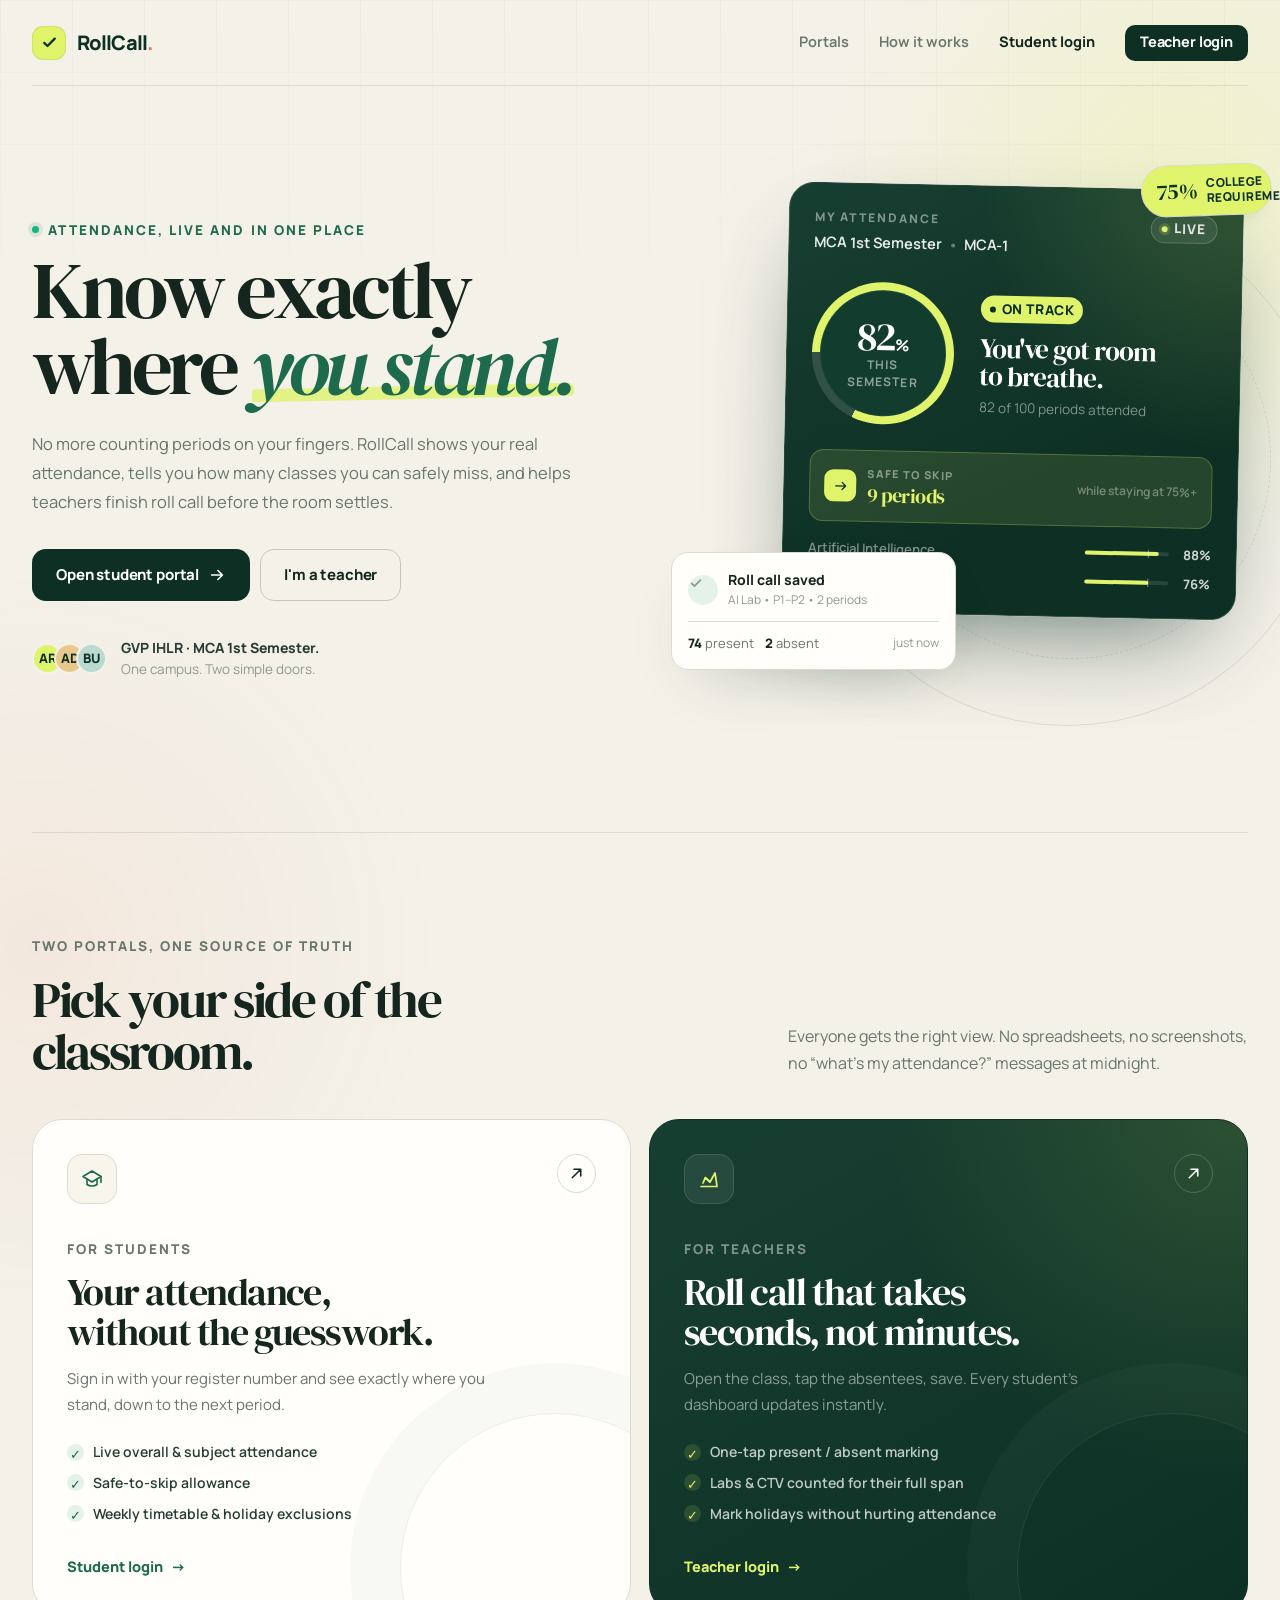
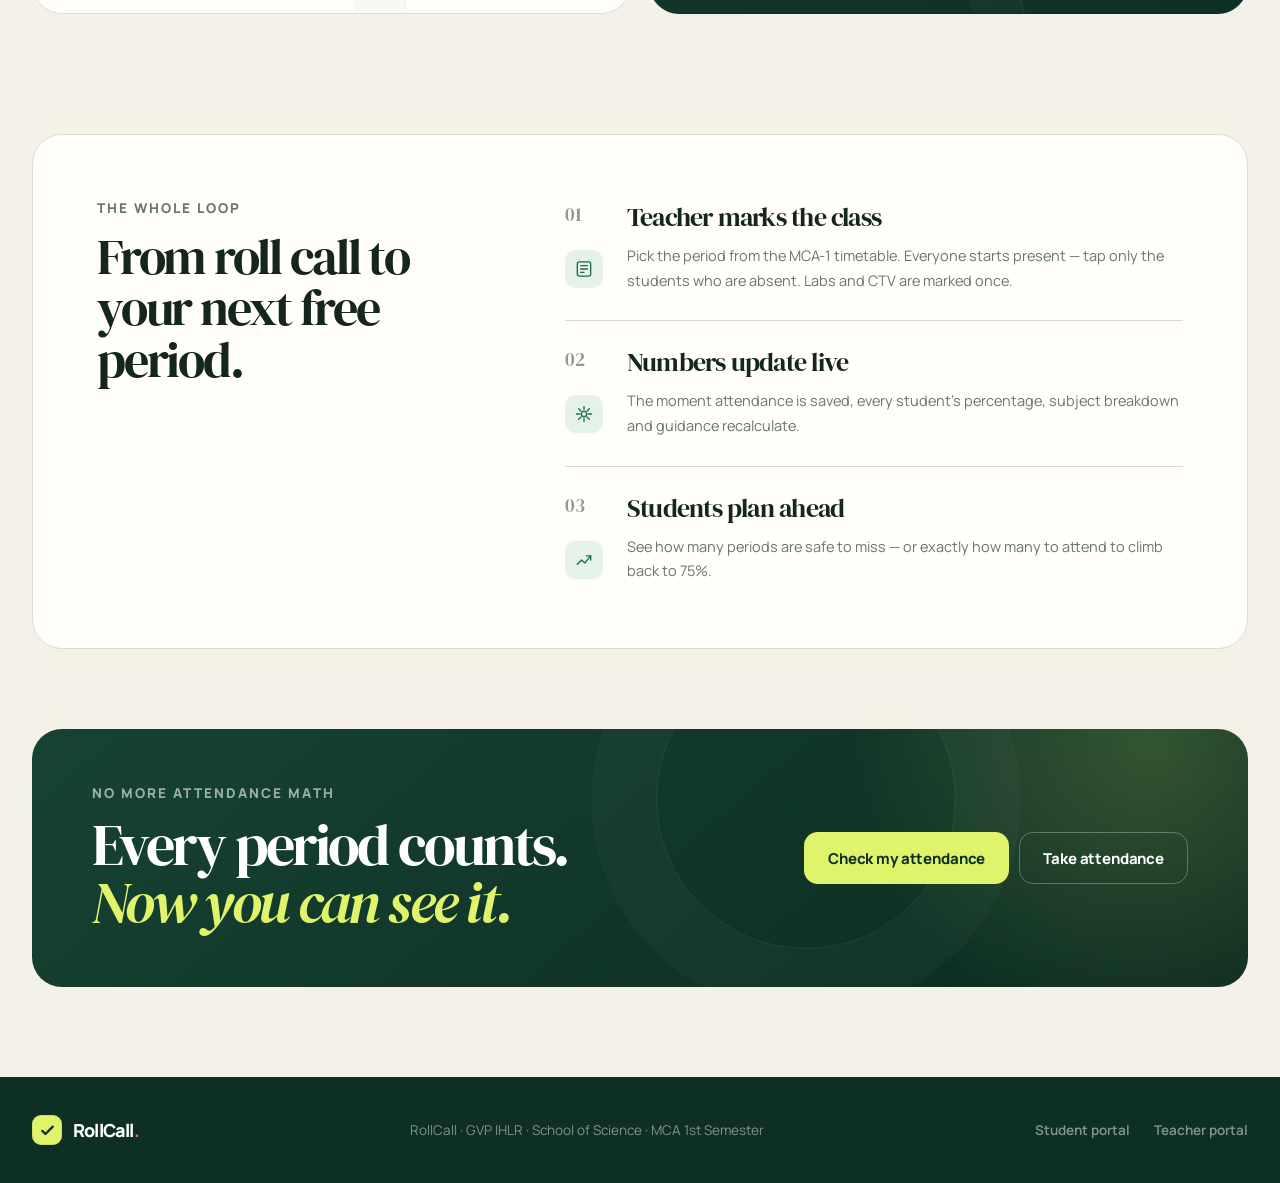
<file: templates/index.html>
<!doctype html>
<html lang="en">
<head>
  <meta charset="utf-8">
  <meta name="viewport" content="width=device-width, initial-scale=1">
  <meta name="theme-color" content="#173d31">
  <meta name="description" content="RollCall is a live college attendance portal for students and teachers. See your percentage, know how many periods you can skip, and mark roll call in seconds.">
  <meta property="og:title" content="RollCall — Live college attendance">
  <meta property="og:description" content="See your attendance percentage, know how many periods you can skip, and mark roll call in seconds.">
  <meta property="og:type" content="website">
  <meta property="og:url" content="https://rollcall.onrender.com/">
  <link rel="canonical" href="https://rollcall.onrender.com/">
  <title>RollCall — Live college attendance</title>
  <link rel="icon" href="/static/favicon.svg" type="image/svg+xml">
  <link rel="preconnect" href="https://fonts.googleapis.com">
  <link rel="preconnect" href="https://fonts.gstatic.com" crossorigin>
  <link href="https://fonts.googleapis.com/css2?family=DM+Serif+Display:ital@0;1&family=Manrope:wght@400;500;600;700;800&display=swap" rel="stylesheet">
  <link rel="stylesheet" href="/static/css/base.css">
  <link rel="stylesheet" href="/static/css/landing.css">
</head>
<body class="landing">
  <div class="site-wrap">
    <header class="site-header">
      <a class="brand" href="/" aria-label="RollCall home">
        <span class="brand__mark" aria-hidden="true">
          <svg viewBox="0 0 28 28" fill="none"><path d="M7 14.5l4.3 4.2L21 8.8" stroke="currentColor" stroke-width="3" stroke-linecap="round" stroke-linejoin="round"/></svg>
        </span>
        <span class="brand__name">RollCall<span class="brand__dot">.</span></span>
      </a>
      <nav class="site-nav" aria-label="Primary">
        <a href="#portals">Portals</a>
        <a href="#how-it-works">How it works</a>
        <a class="site-nav__login" href="/student/login">Student login</a>
        <a class="btn btn--small btn--dark" href="/teacher/login">Teacher login</a>
      </nav>
    </header>

    <main>
      <section class="hero">
        <div class="hero__copy">
          <p class="eyebrow eyebrow--live"><span class="live-dot"></span> Attendance, live and in one place</p>
          <h1>Know exactly<br>where <em>you stand.</em></h1>
          <p class="hero__lede">No more counting periods on your fingers. RollCall shows your real attendance, tells you how many classes you can safely miss, and helps teachers finish roll call before the room settles.</p>
          <div class="hero__actions">
            <a class="btn btn--dark btn--large" href="/student/login">
              Open student portal
              <svg viewBox="0 0 20 20" fill="none" aria-hidden="true"><path d="M4 10h12m-5-5l5 5-5 5" stroke="currentColor" stroke-width="1.8" stroke-linecap="round" stroke-linejoin="round"/></svg>
            </a>
            <a class="btn btn--ghost btn--large" href="/teacher/login">I'm a teacher</a>
          </div>
          <div class="hero__note">
            <div class="avatar-stack" aria-hidden="true">
              <span class="mini-avatar mini-avatar--1">AR</span>
              <span class="mini-avatar mini-avatar--2">AD</span>
              <span class="mini-avatar mini-avatar--3">BU</span>
            </div>
            <p><strong>GVP IHLR · MCA 1st Semester.</strong><br><span>One campus. Two simple doors.</span></p>
          </div>
        </div>

        <div class="hero__visual" aria-label="Preview of the RollCall dashboard">
          <div class="preview-orbit preview-orbit--one" aria-hidden="true"></div>
          <div class="preview-orbit preview-orbit--two" aria-hidden="true"></div>
          <div class="preview-card">
            <div class="preview-card__top">
              <div>
                <span class="preview-kicker">MY ATTENDANCE</span>
                <p class="preview-name">MCA 1st Semester <span>•</span> MCA-1</p>
              </div>
              <span class="live-pill"><span></span> Live</span>
            </div>
            <div class="preview-main">
              <div class="ring ring--preview" style="--value:82">
                <div class="ring__inner">
                  <strong>82<span>%</span></strong>
                  <span>this semester</span>
                </div>
              </div>
              <div class="preview-status">
                <span class="status-pill status-pill--safe">On track</span>
                <h2>You've got room to breathe.</h2>
                <p>82 of 100 periods attended</p>
              </div>
            </div>
            <div class="preview-insight">
              <div class="preview-insight__icon">
                <svg viewBox="0 0 24 24" fill="none" aria-hidden="true"><path d="M5 12h14m-5-5l5 5-5 5" stroke="currentColor" stroke-width="1.8" stroke-linecap="round" stroke-linejoin="round"/></svg>
              </div>
              <div>
                <span>SAFE TO SKIP</span>
                <strong>9 periods</strong>
              </div>
              <span class="preview-insight__fine">while staying at 75%+</span>
            </div>
            <div class="preview-subjects">
              <div class="preview-subject">
                <span>Artificial Intelligence</span>
                <div class="mini-bar"><span style="width:88%"></span><i></i></div>
                <strong>88%</strong>
              </div>
              <div class="preview-subject">
                <span>Data Science</span>
                <div class="mini-bar"><span style="width:76%"></span><i></i></div>
                <strong>76%</strong>
              </div>
            </div>
          </div>

          <div class="teacher-float">
            <div class="teacher-float__head">
              <span class="teacher-float__check">
                <svg viewBox="0 0 20 20" fill="none" aria-hidden="true"><path d="M4.5 10.5l3.6 3.5 7.4-7.5" stroke="currentColor" stroke-width="2.2" stroke-linecap="round" stroke-linejoin="round"/></svg>
              </span>
              <div>
                <strong>Roll call saved</strong>
                <span>AI Lab • P1–P2 • 2 periods</span>
              </div>
            </div>
            <div class="teacher-float__counts">
              <span><b>74</b> present</span>
              <span><b>2</b> absent</span>
              <span class="teacher-float__time">just now</span>
            </div>
          </div>

          <div class="threshold-float">
            <span class="threshold-float__number">75%</span>
            <span>college requirement</span>
          </div>
        </div>
      </section>

      <section class="portal-section" id="portals">
        <div class="section-heading">
          <p class="eyebrow">TWO PORTALS, ONE SOURCE OF TRUTH</p>
          <h2>Pick your side of the classroom.</h2>
          <p>Everyone gets the right view. No spreadsheets, no screenshots, no “what's my attendance?” messages at midnight.</p>
        </div>
        <div class="portal-grid">
          <a class="portal-card portal-card--student" href="/student/login">
            <div class="portal-card__top">
              <span class="portal-icon">
                <svg viewBox="0 0 24 24" fill="none" aria-hidden="true"><path d="M3 9.5L12 4l9 5.5-9 5.5L3 9.5Z" stroke="currentColor" stroke-width="1.6" stroke-linejoin="round"/><path d="M7 12.3v5.2c2.7 1.9 7.3 1.9 10 0v-5.2M21 9.5v6" stroke="currentColor" stroke-width="1.6" stroke-linecap="round"/></svg>
              </span>
              <span class="portal-arrow">
                <svg viewBox="0 0 20 20" fill="none" aria-hidden="true"><path d="M5 15L15 5m0 0H7m8 0v8" stroke="currentColor" stroke-width="1.8" stroke-linecap="round" stroke-linejoin="round"/></svg>
              </span>
            </div>
            <p class="eyebrow">FOR STUDENTS</p>
            <h3>Your attendance,<br>without the guesswork.</h3>
            <p class="portal-card__copy">Sign in with your register number and see exactly where you stand, down to the next period.</p>
            <ul class="portal-points">
              <li><span>✓</span> Live overall &amp; subject attendance</li>
              <li><span>✓</span> Safe-to-skip allowance</li>
              <li><span>✓</span> Weekly timetable &amp; holiday exclusions</li>
            </ul>
            <span class="portal-cta">Student login <span>→</span></span>
          </a>

          <a class="portal-card portal-card--teacher" href="/teacher/login">
            <div class="portal-card__top">
              <span class="portal-icon">
                <svg viewBox="0 0 24 24" fill="none" aria-hidden="true"><path d="M4 19.5h16M6 16l2.3-5.3L13 15l5-9 2 13" stroke="currentColor" stroke-width="1.7" stroke-linecap="round" stroke-linejoin="round"/><path d="M8.3 10.7l4.7 4.3" stroke="currentColor" stroke-width="1.7" stroke-linecap="round"/></svg>
              </span>
              <span class="portal-arrow">
                <svg viewBox="0 0 20 20" fill="none" aria-hidden="true"><path d="M5 15L15 5m0 0H7m8 0v8" stroke="currentColor" stroke-width="1.8" stroke-linecap="round" stroke-linejoin="round"/></svg>
              </span>
            </div>
            <p class="eyebrow">FOR TEACHERS</p>
            <h3>Roll call that takes<br>seconds, not minutes.</h3>
            <p class="portal-card__copy">Open the class, tap the absentees, save. Every student's dashboard updates instantly.</p>
            <ul class="portal-points">
              <li><span>✓</span> One-tap present / absent marking</li>
              <li><span>✓</span> Labs &amp; CTV counted for their full span</li>
              <li><span>✓</span> Mark holidays without hurting attendance</li>
            </ul>
            <span class="portal-cta">Teacher login <span>→</span></span>
          </a>
        </div>
      </section>

      <section class="how-section" id="how-it-works">
        <div class="how-intro">
          <p class="eyebrow">THE WHOLE LOOP</p>
          <h2>From roll call to<br>your next free period.</h2>
        </div>
        <div class="how-grid">
          <article class="how-card">
            <span class="how-number">01</span>
            <span class="how-icon">
              <svg viewBox="0 0 24 24" fill="none" aria-hidden="true"><rect x="4" y="3.5" width="16" height="17" rx="2.5" stroke="currentColor" stroke-width="1.6"/><path d="M8 8h8M8 12h8M8 16h4" stroke="currentColor" stroke-width="1.6" stroke-linecap="round"/></svg>
            </span>
            <h3>Teacher marks the class</h3>
            <p>Pick the period from the MCA-1 timetable. Everyone starts present — tap only the students who are absent. Labs and CTV are marked once.</p>
          </article>
          <article class="how-card">
            <span class="how-number">02</span>
            <span class="how-icon">
              <svg viewBox="0 0 24 24" fill="none" aria-hidden="true"><path d="M12 3v4M12 17v4M3 12h4M17 12h4M5.6 5.6l2.8 2.8M15.6 15.6l2.8 2.8M18.4 5.6l-2.8 2.8M8.4 15.6l-2.8 2.8" stroke="currentColor" stroke-width="1.6" stroke-linecap="round"/><circle cx="12" cy="12" r="3.2" stroke="currentColor" stroke-width="1.6"/></svg>
            </span>
            <h3>Numbers update live</h3>
            <p>The moment attendance is saved, every student's percentage, subject breakdown and guidance recalculate.</p>
          </article>
          <article class="how-card">
            <span class="how-number">03</span>
            <span class="how-icon">
              <svg viewBox="0 0 24 24" fill="none" aria-hidden="true"><path d="M4 17l5-5 4 3.5L20 7" stroke="currentColor" stroke-width="1.7" stroke-linecap="round" stroke-linejoin="round"/><path d="M15 7h5v5" stroke="currentColor" stroke-width="1.7" stroke-linecap="round" stroke-linejoin="round"/></svg>
            </span>
            <h3>Students plan ahead</h3>
            <p>See how many periods are safe to miss — or exactly how many to attend to climb back to 75%.</p>
          </article>
        </div>
      </section>

      <section class="closing-cta">
        <div>
          <p class="eyebrow eyebrow--light">NO MORE ATTENDANCE MATH</p>
          <h2>Every period counts.<br><em>Now you can see it.</em></h2>
        </div>
        <div class="closing-cta__actions">
          <a class="btn btn--lime btn--large" href="/student/login">Check my attendance</a>
          <a class="btn btn--outline-light btn--large" href="/teacher/login">Take attendance</a>
        </div>
      </section>
    </main>

    <footer class="site-footer">
      <a class="brand brand--light" href="/" aria-label="RollCall home">
        <span class="brand__mark" aria-hidden="true">
          <svg viewBox="0 0 28 28" fill="none"><path d="M7 14.5l4.3 4.2L21 8.8" stroke="currentColor" stroke-width="3" stroke-linecap="round" stroke-linejoin="round"/></svg>
        </span>
        <span class="brand__name">RollCall<span class="brand__dot">.</span></span>
      </a>
      <p>RollCall · GVP IHLR · School of Science · MCA 1st Semester</p>
      <div class="site-footer__links">
        <a href="/student/login">Student portal</a>
        <a href="/teacher/login">Teacher portal</a>
      </div>
    </footer>
  </div>
</body>
</html>
</file>
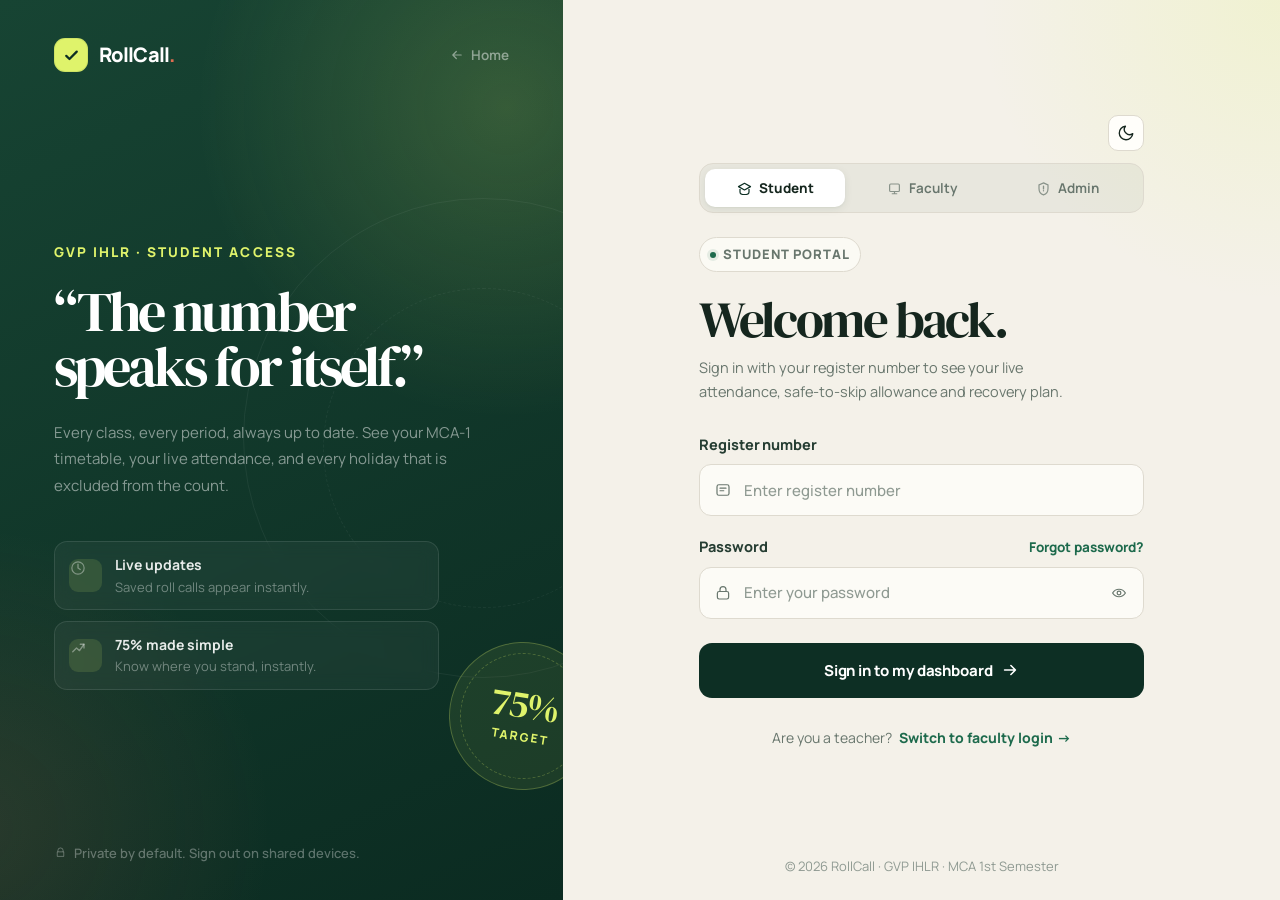
<file: templates/login.html>
<!doctype html>
<html lang="en">
<head>
  <meta charset="utf-8">
  <meta name="viewport" content="width=device-width, initial-scale=1">
  <meta name="theme-color" content="#173d31">
  <meta name="description" content="Sign in to the RollCall college attendance portal.">
  <meta name="robots" content="noindex, nofollow">
  <link rel="canonical" href="https://rollcall.onrender.com/login">
  <title>Sign in · RollCall</title>
  <link rel="icon" href="/static/favicon.svg" type="image/svg+xml">
  <link rel="preconnect" href="https://fonts.googleapis.com">
  <link rel="preconnect" href="https://fonts.gstatic.com" crossorigin>
  <link href="https://fonts.googleapis.com/css2?family=DM+Serif+Display:ital@0;1&family=Manrope:wght@400;500;600;700;800&display=swap" rel="stylesheet">
  <link rel="stylesheet" href="/static/css/base.css?v=3.0">
  <link rel="stylesheet" href="/static/css/auth.css?v=3.0">
</head>
<body class="auth-page">
  <div class="auth-shell">
    <aside class="auth-aside">
      <div class="auth-aside__top">
        <a class="brand brand--light" href="/" aria-label="RollCall home">
          <span class="brand__mark" aria-hidden="true">
            <svg viewBox="0 0 28 28" fill="none"><path d="M7 14.5l4.3 4.2L21 8.8" stroke="currentColor" stroke-width="3" stroke-linecap="round" stroke-linejoin="round"/></svg>
          </span>
          <span class="brand__name">RollCall<span class="brand__dot">.</span></span>
        </a>
        <a class="auth-home" href="/">
          <svg viewBox="0 0 20 20" fill="none" aria-hidden="true"><path d="M16 10H4m5-5l-5 5 5 5" stroke="currentColor" stroke-width="1.7" stroke-linecap="round" stroke-linejoin="round"/></svg>
          Home
        </a>
      </div>

      <div class="auth-aside__body">
        <p class="eyebrow eyebrow--lime" id="asideKicker">STUDENT ACCESS</p>
        <h1 class="auth-quote" id="asideHeading">“The number<br>speaks for itself.”</h1>
        <p class="auth-aside__copy" id="asideCopy">Every class, every period, always up to date. Check your attendance whenever you need it — not when someone remembers to update a sheet.</p>

        <div class="auth-aside__stats">
          <div class="aside-stat">
            <span class="aside-stat__icon">
              <svg viewBox="0 0 24 24" fill="none" aria-hidden="true"><path d="M12 7v5l3 2" stroke="currentColor" stroke-width="1.8" stroke-linecap="round"/><circle cx="12" cy="12" r="8.2" stroke="currentColor" stroke-width="1.6"/></svg>
            </span>
            <div><strong>Live updates</strong><span>Saved roll calls appear instantly.</span></div>
          </div>
          <div class="aside-stat">
            <span class="aside-stat__icon">
              <svg viewBox="0 0 24 24" fill="none" aria-hidden="true"><path d="M5 17l5-5 4 3.5L20 7" stroke="currentColor" stroke-width="1.8" stroke-linecap="round" stroke-linejoin="round"/><path d="M15 7h5v5" stroke="currentColor" stroke-width="1.8" stroke-linecap="round" stroke-linejoin="round"/></svg>
            </span>
            <div><strong>75% made simple</strong><span>Know where you stand, instantly.</span></div>
          </div>
        </div>
      </div>

      <div class="auth-aside__bottom">
        <span class="auth-secure">
          <svg viewBox="0 0 20 20" fill="none" aria-hidden="true"><path d="M6 9V7a4 4 0 118 0v2m-9 0h10v7H5V9Z" stroke="currentColor" stroke-width="1.4" stroke-linejoin="round"/></svg>
          Private by default. Sign out on shared devices.
        </span>
      </div>

      <div class="auth-orbit auth-orbit--one" aria-hidden="true"></div>
      <div class="auth-orbit auth-orbit--two" aria-hidden="true"></div>
      <div class="auth-aside__badge" aria-hidden="true">
        <span>75%</span>
        <small>target</small>
      </div>
    </aside>

    <main class="auth-main">
      <div class="auth-main__inner">
        <div style="display:flex; justify-content:flex-end; margin-bottom:12px;">
          <button class="theme-toggle" id="themeToggleBtn" type="button" aria-label="Toggle theme" title="Toggle dark mode">
            <svg class="theme-icon-sun" viewBox="0 0 24 24" fill="none" stroke="currentColor" stroke-width="1.8" stroke-linecap="round" stroke-linejoin="round" aria-hidden="true"><circle cx="12" cy="12" r="5"/><line x1="12" y1="1" x2="12" y2="3"/><line x1="12" y1="21" x2="12" y2="23"/><line x1="4.22" y1="4.22" x2="5.64" y2="5.64"/><line x1="18.36" y1="18.36" x2="19.78" y2="19.78"/><line x1="1" y1="12" x2="3" y2="12"/><line x1="21" y1="12" x2="23" y2="12"/><line x1="4.22" y1="19.78" x2="5.64" y2="18.36"/><line x1="18.36" y1="5.64" x2="19.78" y2="4.22"/></svg>
            <svg class="theme-icon-moon" viewBox="0 0 24 24" fill="none" stroke="currentColor" stroke-width="1.8" stroke-linecap="round" stroke-linejoin="round" aria-hidden="true"><path d="M21 12.79A9 9 0 1 1 11.21 3 7 7 0 0 0 21 12.79z"/></svg>
          </button>
        </div>
        <div class="auth-role-tabs" id="roleTabs" role="tablist" aria-label="Select login type">
          <button type="button" class="auth-role-tab is-active" data-role="student" role="tab" aria-selected="true">
            <svg viewBox="0 0 20 20" fill="none" aria-hidden="true"><path d="M10 3l8 4.5-8 4.5-8-4.5L10 3z" stroke="currentColor" stroke-width="1.6" stroke-linejoin="round"/><path d="M4 10.5v4c0 2 2.7 3.5 6 3.5s6-1.5 6-3.5v-4" stroke="currentColor" stroke-width="1.6"/></svg>
            <span>Student</span>
          </button>
          <button type="button" class="auth-role-tab" data-role="teacher" role="tab" aria-selected="false">
            <svg viewBox="0 0 20 20" fill="none" aria-hidden="true"><rect x="3.5" y="4" width="13" height="10" rx="1.5" stroke="currentColor" stroke-width="1.6"/><path d="M7 17h6M10 14v3" stroke="currentColor" stroke-width="1.6" stroke-linecap="round"/></svg>
            <span>Faculty</span>
          </button>
          <button type="button" class="auth-role-tab" data-role="admin" role="tab" aria-selected="false">
            <svg viewBox="0 0 20 20" fill="none" aria-hidden="true"><path d="M10 2.5l6 2.8v4.6c0 4.2-2.7 7.7-6 8.6-3.3-.9-6-4.4-6-8.6V5.3l6-2.8z" stroke="currentColor" stroke-width="1.6"/><path d="M10 7v3.5m0 2.5h.01" stroke="currentColor" stroke-width="1.8" stroke-linecap="round"/></svg>
            <span>Admin</span>
          </button>
        </div>

        <div class="auth-heading">
          <div class="role-badge" id="roleBadge">
            <span class="role-badge__dot"></span>
            <span id="roleBadgeText">Student portal</span>
          </div>
          <h2 id="formHeading">Welcome back.</h2>
          <p id="formSubtitle">Sign in with your register number to see your live attendance.</p>
        </div>

        <form class="login-form" id="loginForm" novalidate>
          <div class="form-field">
            <label for="username" id="usernameLabel">Register number</label>
            <div class="input-shell">
              <span class="input-shell__icon" aria-hidden="true">
                <svg viewBox="0 0 24 24" fill="none"><rect x="4" y="5" width="16" height="14" rx="2.5" stroke="currentColor" stroke-width="1.6"/><path d="M8 9.5h8M8 13h5" stroke="currentColor" stroke-width="1.6" stroke-linecap="round"/></svg>
              </span>
              <input id="username" name="username" type="text" autocomplete="username" autocapitalize="characters" spellcheck="false" placeholder="Register number" required>
            </div>
          </div>

          <div class="form-field">
            <div class="label-row">
              <label for="password">Password</label>
              <a class="auth-link" id="forgotPasswordLink" href="/change-password">Forgot password?</a>
            </div>
            <div class="input-shell">
              <span class="input-shell__icon" aria-hidden="true">
                <svg viewBox="0 0 24 24" fill="none"><rect x="4.5" y="10" width="15" height="10" rx="2.3" stroke="currentColor" stroke-width="1.6"/><path d="M8 10V7.5a4 4 0 118 0V10" stroke="currentColor" stroke-width="1.6" stroke-linecap="round"/></svg>
              </span>
              <input id="password" name="password" type="password" autocomplete="current-password" placeholder="Enter your password" required>
              <button class="input-action" id="passwordToggle" type="button" aria-label="Show password" aria-pressed="false">
                <svg class="eye-open" viewBox="0 0 24 24" fill="none" aria-hidden="true"><path d="M3.5 12s3-5 8.5-5 8.5 5 8.5 5-3 5-8.5 5-8.5-5-8.5-5Z" stroke="currentColor" stroke-width="1.6"/><circle cx="12" cy="12" r="2.5" stroke="currentColor" stroke-width="1.6"/></svg>
                <svg class="eye-closed" viewBox="0 0 24 24" fill="none" aria-hidden="true"><path d="M4 4l16 16M9.8 7.4A8.8 8.8 0 0112 7c5.5 0 8.5 5 8.5 5a14 14 0 01-3.1 3.5M6.2 8.8A14.7 14.7 0 003.5 12s3 5 8.5 5c.8 0 1.5-.1 2.2-.3" stroke="currentColor" stroke-width="1.6" stroke-linecap="round"/></svg>
              </button>
            </div>
          </div>

          <div class="form-error" id="formError" role="alert" aria-live="polite" hidden></div>

          <button class="btn btn--dark btn--full btn--large login-submit" id="loginButton" type="submit">
            <span class="btn-text" id="loginButtonText">Sign in to my dashboard</span>
            <span class="btn-spinner" aria-hidden="true"></span>
            <svg class="btn-arrow" viewBox="0 0 20 20" fill="none" aria-hidden="true"><path d="M4 10h12m-5-5l5 5-5 5" stroke="currentColor" stroke-width="1.8" stroke-linecap="round" stroke-linejoin="round"/></svg>
          </button>
        </form>

        <div class="auth-switch">
          <span id="switchPrompt">Are you a teacher?</span>
          <a id="switchLink" href="/teacher/login">Go to teacher login <span>→</span></a>
        </div>
      </div>

      <p class="auth-footnote">© <span id="year">2026</span> RollCall · GVP IHLR · MCA 1st Semester</p>
    </main>
    <!-- MODAL: FORGOT PASSWORD INFO -->
    <div id="modalForgotInfo" hidden style="display:none; position:fixed; inset:0; z-index:9999; background:rgba(0,0,0,0.6); align-items:center; justify-content:center; backdrop-filter:blur(3px);">
      <div style="background:#fff; border-radius:14px; max-width:440px; width:90%; padding:24px; box-shadow:0 20px 40px rgba(0,0,0,0.25); position:relative;">
        <button type="button" id="btnXCloseForgotInfo" onclick="document.getElementById('modalForgotInfo').style.display='none'; document.getElementById('modalForgotInfo').hidden=true;" style="position:absolute; top:16px; right:16px; background:none; border:none; cursor:pointer; color:#6b7280; padding:6px; display:flex; align-items:center; justify-content:center; border-radius:6px;" aria-label="Close dialog">
          <svg viewBox="0 0 24 24" width="20" height="20" fill="none" stroke="currentColor" stroke-width="2.2" stroke-linecap="round"><line x1="18" y1="6" x2="6" y2="18"></line><line x1="6" y1="6" x2="18" y2="18"></line></svg>
        </button>
        <div style="display:flex; align-items:center; gap:12px; margin-bottom:14px;">
          <div style="width:38px; height:38px; border-radius:10px; background:#fef3c7; color:#d97706; display:flex; align-items:center; justify-content:center; flex-shrink:0;">
            <svg viewBox="0 0 24 24" width="22" height="22" fill="none" stroke="currentColor" stroke-width="2"><circle cx="12" cy="12" r="10"></circle><line x1="12" y1="16" x2="12" y2="12"></line><line x1="12" y1="8" x2="12.01" y2="8"></line></svg>
          </div>
          <h3 style="margin:0; font-size:17px; font-weight:700; color:#111827;">Forgot Password?</h3>
        </div>
        <div id="forgotInfoBody" style="font-size:14px; color:#4b5563; line-height:1.6;">
          <p style="margin:0 0 10px;">Self-service password reset is disabled for student accounts.</p>
          <p style="margin:0 0 12px;">Please contact your <strong>College Administrator</strong> or <strong>Department Office</strong> to reset your password.</p>
          <div style="background:#f3f4f6; padding:12px; border-radius:8px; font-size:13px; color:#374151; line-height:1.5;">
            📌 <strong>After Admin Reset:</strong><br>
            Your temporary password will be your <strong>Register Number</strong>. You will be prompted to create your new password immediately upon sign-in.
          </div>
        </div>
        <div style="margin-top:20px; display:flex; justify-content:flex-end;">
          <button class="btn btn--dark btn--small" id="btnCloseForgotInfo" type="button" onclick="document.getElementById('modalForgotInfo').style.display='none'; document.getElementById('modalForgotInfo').hidden=true;" style="padding:8px 20px; font-weight:600; border-radius:8px;">Understood</button>
        </div>
      </div>
    </div>
  </div>

  <script src="/static/js/common.js?v=2.9"></script>
  <script src="/static/js/login.js?v=2.9"></script>
</body>
</html>
</file>
<file: static/css/base.css>
/* =========================================================
   RollCall — foundation
   ========================================================= */
[hidden] {
  display: none !important;
}

:root {
  --bg: #f4f1e9;
  --bg-soft: #ece8dc;
  --surface: #fffefa;
  --surface-2: #f8f5ed;
  --ink: #15261e;
  --ink-soft: #253d32;
  --muted: #68766d;
  --muted-light: #8f9a92;
  --line: #dedacf;
  --line-strong: #cac4b5;
  --green: #1d6a4c;
  --green-deep: #123c2e;
  --green-dark: #0d2f24;
  --green-soft: #e4f2e9;
  --lime: #dff36b;
  --lime-soft: #eff9bd;
  --lime-deep: #b8cf44;
  --coral: #df6c50;
  --coral-soft: #fbe5dd;
  --sand: #e9c98b;
  --sand-soft: #f7edda;
  --white: #ffffff;
  --danger: #b84a38;
  --radius-sm: 10px;
  --radius-md: 16px;
  --radius-lg: 22px;
  --radius-xl: 30px;
  --shadow-sm: 0 8px 24px -18px rgba(20, 54, 40, 0.45);
  --shadow-md: 0 24px 70px -38px rgba(20, 54, 40, 0.45);
  --shadow-lg: 0 40px 100px -42px rgba(12, 38, 28, 0.55);
  --font-body: "Manrope", "Segoe UI", system-ui, -apple-system, sans-serif;
  --font-display: "DM Serif Display", Georgia, "Times New Roman", serif;
  --ease: cubic-bezier(0.2, 0.7, 0.2, 1);
}

html.dark-theme {
  --bg: #0b1411;
  --bg-soft: #111e19;
  --surface: #162620;
  --surface-2: #1e332b;
  --ink: #eaf3ee;
  --ink-soft: #c8d9d0;
  --muted: #8ca397;
  --muted-light: #5d7568;
  --line: #263c33;
  --line-strong: #365447;
  --green: #34b382;
  --green-deep: #0a1f16;
  --green-dark: #06150f;
  --green-soft: #17382a;
  --lime: #d2f044;
  --lime-soft: #233310;
  --lime-deep: #a5c426;
  --coral: #f3836b;
  --coral-soft: #381f18;
  --sand: #e8c98e;
  --sand-soft: #382c16;
  --white: #162620;
  --danger: #e2614e;
  --shadow-sm: 0 8px 24px -18px rgba(0, 0, 0, 0.7);
  --shadow-md: 0 24px 70px -38px rgba(0, 0, 0, 0.85);
  --shadow-lg: 0 40px 100px -42px rgba(0, 0, 0, 0.95);
  color-scheme: dark;
}

/* Theme Toggle Button */
.theme-toggle {
  position: relative;
  display: inline-flex;
  align-items: center;
  justify-content: center;
  width: 36px;
  height: 36px;
  border-radius: 10px;
  border: 1px solid var(--line);
  background: var(--surface);
  color: var(--ink);
  cursor: pointer;
  transition: all 0.2s var(--ease);
  flex-shrink: 0;
}
.theme-toggle:hover {
  background: var(--surface-2);
  border-color: var(--line-strong);
}
.theme-toggle svg {
  width: 18px;
  height: 18px;
}
.theme-toggle .theme-icon-sun {
  display: none;
}
.theme-toggle .theme-icon-moon {
  display: block;
}
html.dark-theme .theme-toggle .theme-icon-sun {
  display: block;
  color: #fbbf24;
}
html.dark-theme .theme-toggle .theme-icon-moon {
  display: none;
}

/* Dark mode overrides for dialogs, buttons, and native inputs */
html.dark-theme .modal-card,
html.dark-theme [role="dialog"],
html.dark-theme #modalForgotInfo > div {
  background: var(--surface) !important;
  color: var(--ink) !important;
  border: 1px solid var(--line);
}
html.dark-theme .btn--dark {
  --btn-bg: var(--green);
  --btn-fg: #06150f;
  border: 1px solid rgba(255, 255, 255, 0.15);
  font-weight: 750;
  box-shadow: 0 4px 16px rgba(52, 179, 130, 0.22);
}
html.dark-theme .btn--dark:hover {
  --btn-bg: #3fd199;
  --btn-fg: #020c07;
  box-shadow: 0 6px 22px rgba(52, 179, 130, 0.35);
}
html.dark-theme input,
html.dark-theme select,
html.dark-theme textarea {
  background: var(--surface-2);
  color: var(--ink);
  border-color: var(--line);
}
html.dark-theme input::placeholder,
html.dark-theme textarea::placeholder {
  color: var(--muted);
}
html.dark-theme .table-wrap,
html.dark-theme .tt-table,
html.dark-theme .records-table {
  color: var(--ink);
}
html.dark-theme tbody tr:hover td {
  background: var(--surface-2) !important;
}

*,
*::before,
*::after {
  box-sizing: border-box;
}

html {
  overflow-x: clip;
  scroll-behavior: smooth;
}

body {
  margin: 0;
  background: var(--bg);
  color: var(--ink);
  font-family: var(--font-body);
  font-size: 16.5px;
  line-height: 1.55;
  -webkit-font-smoothing: antialiased;
  text-rendering: optimizeLegibility;
}

button,
input,
select,
textarea {
  font: inherit;
  color: inherit;
}

button,
a {
  -webkit-tap-highlight-color: transparent;
}

button {
  cursor: pointer;
}

a {
  color: inherit;
  text-decoration: none;
}

img,
svg {
  display: block;
  max-width: 100%;
}

h1,
h2,
h3,
h4,
p {
  margin: 0;
}

h1,
h2,
h3 {
  font-weight: 600;
  line-height: 1.12;
  letter-spacing: -0.035em;
}

::selection {
  background: var(--lime);
  color: var(--green-dark);
}

:focus-visible {
  outline: 3px solid rgba(29, 106, 76, 0.32);
  outline-offset: 3px;
}

.container {
  width: min(100% - 64px, 1220px);
  margin-inline: auto;
}

.sr-only {
  position: absolute;
  width: 1px;
  height: 1px;
  padding: 0;
  margin: -1px;
  overflow: hidden;
  clip: rect(0, 0, 0, 0);
  white-space: nowrap;
  border: 0;
}

/* ---------------------------------------------------------
   Type & labels
   --------------------------------------------------------- */
.eyebrow {
  display: flex;
  align-items: center;
  gap: 9px;
  margin: 0 0 13px;
  color: var(--muted);
  font-size: 13.5px;
  font-weight: 800;
  letter-spacing: 0.15em;
  line-height: 1.4;
  text-transform: uppercase;
}

.eyebrow--live {
  color: var(--green);
}

.eyebrow--lime {
  color: var(--lime);
}

.eyebrow--light {
  color: rgba(255, 255, 255, 0.58);
}

.live-dot {
  position: relative;
  display: inline-block;
  flex: 0 0 auto;
  width: 7px;
  height: 7px;
  border-radius: 50%;
  background: var(--green);
  box-shadow: 0 0 0 4px rgba(29, 106, 76, 0.11);
}

.eyebrow--lime .live-dot,
.eyebrow--light .live-dot {
  background: var(--lime);
  box-shadow: 0 0 0 4px rgba(223, 243, 107, 0.14);
}

.live-dot::after {
  content: "";
  position: absolute;
  inset: -3px;
  border: 1px solid currentColor;
  border-radius: 50%;
  opacity: 0;
  animation: livePulse 2.4s ease-out infinite;
}

@keyframes livePulse {
  0% { transform: scale(0.6); opacity: 0.65; }
  70%, 100% { transform: scale(1.8); opacity: 0; }
}

.live-pill {
  display: inline-flex;
  align-items: center;
  gap: 7px;
  flex: 0 0 auto;
  padding: 6px 10px;
  border: 1px solid rgba(255, 255, 255, 0.2);
  border-radius: 999px;
  background: rgba(255, 255, 255, 0.08);
  color: rgba(255, 255, 255, 0.85);
  font-size: 13.5px;
  font-weight: 800;
  letter-spacing: 0.08em;
  line-height: 1;
  text-transform: uppercase;
}

.live-pill > span {
  width: 6px;
  height: 6px;
  border-radius: 50%;
  background: var(--lime);
  box-shadow: 0 0 0 3px rgba(223, 243, 107, 0.16);
}

.live-pill--small,
.live-pill--mini {
  border-color: var(--line);
  background: var(--surface-2);
  color: var(--muted);
}

.live-pill--small > span,
.live-pill--mini > span {
  background: var(--green);
  box-shadow: 0 0 0 3px rgba(29, 106, 76, 0.1);
}

.live-pill--header {
  border-color: var(--line);
  background: var(--surface);
  color: var(--muted);
}

.live-pill--header > span {
  background: var(--green);
  box-shadow: 0 0 0 3px rgba(29, 106, 76, 0.1);
}

/* ---------------------------------------------------------
   Brand
   --------------------------------------------------------- */
.brand {
  display: inline-flex;
  align-items: center;
  gap: 11px;
  color: var(--green-dark);
  font-size: 20px;
  font-weight: 800;
  letter-spacing: -0.045em;
  line-height: 1;
}

.brand__mark {
  display: grid;
  place-items: center;
  width: 34px;
  height: 34px;
  border-radius: 11px;
  background: var(--lime);
  color: var(--green-dark);
  box-shadow: inset 0 0 0 1px rgba(13, 47, 36, 0.08);
}

.brand__mark svg {
  width: 21px;
  height: 21px;
}

.brand__dot {
  color: var(--coral);
}

.brand--light {
  color: #fff;
}

.brand--light .brand__mark {
  background: var(--lime);
  color: var(--green-dark);
}

.brand--dark {
  color: var(--ink);
}

/* ---------------------------------------------------------
   Buttons & links
   --------------------------------------------------------- */
.btn {
  --btn-bg: var(--ink);
  --btn-fg: #fff;
  position: relative;
  display: inline-flex;
  align-items: center;
  justify-content: center;
  gap: 9px;
  min-height: 44px;
  padding: 0 18px;
  border: 1px solid transparent;
  border-radius: 12px;
  background: var(--btn-bg);
  color: var(--btn-fg);
  font-size: 15px;
  font-weight: 750;
  letter-spacing: -0.01em;
  line-height: 1;
  white-space: nowrap;
  transition: transform 180ms var(--ease), box-shadow 180ms var(--ease),
    background-color 180ms var(--ease), border-color 180ms var(--ease);
}

.btn svg {
  width: 18px;
  height: 18px;
}

.btn:hover {
  transform: translateY(-1px);
  box-shadow: 0 10px 24px -16px rgba(13, 47, 36, 0.5);
}

.btn:active {
  transform: translateY(0);
}

.btn:disabled {
  cursor: not-allowed;
  opacity: 0.55;
  transform: none;
  box-shadow: none;
}

.btn--dark {
  --btn-bg: var(--green-dark);
  --btn-fg: #fff;
}

.btn--dark:hover {
  --btn-bg: #174b39;
}

.btn--ghost {
  border-color: var(--line-strong);
  background: transparent;
  color: var(--ink);
}

.btn--ghost:hover {
  border-color: var(--ink);
  background: rgba(255, 255, 255, 0.45);
}

.btn--soft {
  border-color: var(--line);
  background: var(--surface-2);
  color: var(--ink);
}

.btn--soft:hover {
  background: var(--bg-soft);
}

.btn--lime {
  --btn-bg: var(--lime);
  --btn-fg: var(--green-dark);
}

.btn--lime:hover {
  --btn-bg: #e8fa86;
}

.btn--outline {
  border: 1.5px solid var(--line-strong);
  background: var(--surface);
  color: var(--ink);
  font-weight: 700;
}

.btn--outline:hover {
  background: var(--surface-2);
  border-color: var(--green);
  color: var(--green);
}

html.dark-theme .btn--outline {
  border: 1.5px solid var(--line-strong);
  background: var(--surface-2);
  color: var(--ink);
  box-shadow: 0 2px 8px rgba(0, 0, 0, 0.25);
}

html.dark-theme .btn--outline:hover {
  background: #19382b;
  border-color: var(--green);
  color: #4ade80;
}

.btn--outline-light {
  border-color: rgba(255, 255, 255, 0.28);
  background: transparent;
  color: #fff;
}

.btn--outline-light:hover {
  background: rgba(255, 255, 255, 0.08);
}

.btn--large {
  min-height: 52px;
  padding-inline: 23px;
  border-radius: 14px;
  font-size: 15px;
}

.btn--small {
  min-height: 36px;
  padding-inline: 14px;
  border-radius: 10px;
  font-size: 14.5px;
}

.btn--full {
  width: 100%;
}

.btn--loading .btn-text,
.btn--loading .btn-arrow {
  opacity: 0;
}

.btn-spinner {
  position: absolute;
  display: none;
  width: 18px;
  height: 18px;
  border: 2px solid rgba(255, 255, 255, 0.35);
  border-top-color: #fff;
  border-radius: 50%;
  animation: spin 700ms linear infinite;
}

.btn--soft .btn-spinner,
.btn--lime .btn-spinner {
  border-color: rgba(13, 47, 36, 0.2);
  border-top-color: var(--green-dark);
}

.btn--loading .btn-spinner {
  display: block;
}

@keyframes spin {
  to { transform: rotate(360deg); }
}

.icon-button {
  display: grid;
  place-items: center;
  width: 40px;
  height: 40px;
  padding: 0;
  border: 1px solid var(--line);
  border-radius: 11px;
  background: var(--surface);
  color: var(--ink-soft);
  transition: background-color 160ms var(--ease), border-color 160ms var(--ease),
    transform 160ms var(--ease);
}

.icon-button:hover {
  border-color: var(--line-strong);
  background: var(--white);
}

.icon-button:active {
  transform: scale(0.96);
}

.icon-button svg {
  width: 19px;
  height: 19px;
}

.icon-button--quiet {
  width: 32px;
  height: 32px;
  border: 0;
  background: transparent;
  color: var(--muted);
}

.icon-button--quiet:hover {
  background: var(--surface-2);
  color: var(--ink);
}

.icon-button.is-spinning svg {
  animation: spin 700ms linear infinite;
}

.text-button {
  padding: 0;
  border: 0;
  background: none;
  color: var(--green);
  font-size: inherit;
  font-weight: 750;
  text-decoration: underline;
  text-underline-offset: 3px;
}

.text-link {
  display: inline-flex;
  align-items: center;
  gap: 7px;
  padding: 0;
  border: 0;
  background: none;
  color: var(--lime);
  font-size: 14.5px;
  font-weight: 750;
  transition: gap 160ms var(--ease), opacity 160ms var(--ease);
}

.text-link:hover {
  gap: 10px;
  opacity: 0.85;
}

.text-link--dark {
  color: var(--green);
}

.text-link:disabled {
  opacity: 0.45;
  cursor: not-allowed;
}

/* ---------------------------------------------------------
   Pills, avatars, marks
   --------------------------------------------------------- */
.live-pill,
.status-pill,
.save-state,
.count-pill,
.formula-chip {
  font-variant-numeric: tabular-nums;
}

.status-pill {
  display: inline-flex;
  align-items: center;
  gap: 6px;
  padding: 5px 9px;
  border-radius: 999px;
  background: rgba(255, 255, 255, 0.12);
  color: #fff;
  font-size: 13.5px;
  font-weight: 800;
  letter-spacing: 0.04em;
  line-height: 1.25;
  text-transform: uppercase;
}

.status-pill::before {
  content: "";
  width: 6px;
  height: 6px;
  border-radius: 50%;
  background: currentColor;
}

.status-pill--safe {
  background: var(--lime);
  color: var(--green-dark);
}

.status-pill--low {
  background: var(--coral-soft);
  color: var(--danger);
}

.status-pill--neutral {
  background: var(--surface-2);
  color: var(--muted);
}

.avatar {
  display: grid;
  place-items: center;
  flex: 0 0 auto;
  width: 38px;
  height: 38px;
  border-radius: 50%;
  background: var(--green-deep);
  color: var(--lime);
  font-size: 14px;
  font-weight: 800;
  letter-spacing: 0.02em;
}

.avatar--teacher {
  background: var(--coral-soft);
  color: var(--danger);
}

.avatar--small {
  width: 30px;
  height: 30px;
  font-size: 13px;
}

.avatar-stack {
  display: flex;
  align-items: center;
}

.mini-avatar {
  display: grid;
  place-items: center;
  width: 31px;
  height: 31px;
  border: 2px solid var(--bg);
  border-radius: 50%;
  color: var(--green-dark);
  font-size: 13px;
  font-weight: 800;
}

.mini-avatar + .mini-avatar {
  margin-left: -9px;
}

.mini-avatar--1 { background: var(--lime); }
.mini-avatar--2 { background: var(--sand); }
.mini-avatar--3 { background: #b9d9d1; }
.mini-avatar--4 { background: #f3bdae; }

.mark {
  display: grid;
  place-items: center;
  width: 24px;
  height: 24px;
  border-radius: 7px;
  font-size: 16px;
  font-weight: 800;
  line-height: 1;
}

.mark--present {
  background: var(--green-soft);
  color: var(--green);
}

.mark--absent {
  background: var(--coral-soft);
  color: var(--danger);
}

/* ---------------------------------------------------------
   Forms
   --------------------------------------------------------- */
.form-field {
  display: flex;
  flex-direction: column;
  gap: 8px;
}

.form-field label,
.label-row label {
  color: var(--ink-soft);
  font-size: 14.5px;
  font-weight: 750;
  letter-spacing: -0.005em;
}

.label-row {
  display: flex;
  align-items: baseline;
  justify-content: space-between;
  gap: 12px;
}

.label-hint {
  color: var(--muted-light);
  font-size: 13.5px;
  font-weight: 500;
}

.form-field input,
.form-field select,
.login-form input {
  width: 100%;
  min-height: 46px;
  padding: 0 13px;
  border: 1px solid var(--line);
  border-radius: 11px;
  outline: none;
  background: var(--surface);
  color: var(--ink);
  font-size: 15px;
  font-weight: 600;
  transition: border-color 160ms var(--ease), box-shadow 160ms var(--ease),
    background-color 160ms var(--ease);
}

.form-field select {
  appearance: none;
  padding-right: 38px;
  background-image: url("data:image/svg+xml,%3Csvg xmlns='http://www.w3.org/2000/svg' width='14' height='14' viewBox='0 0 20 20' fill='none'%3E%3Cpath d='M5 7.5L10 12.5L15 7.5' stroke='%2368766d' stroke-width='1.7' stroke-linecap='round' stroke-linejoin='round'/%3E%3C/svg%3E");
  background-repeat: no-repeat;
  background-position: right 13px center;
  cursor: pointer;
}

.form-field input:hover,
.form-field select:hover,
.login-form input:hover {
  border-color: var(--line-strong);
}

.form-field input:focus,
.form-field select:focus,
.login-form input:focus {
  border-color: var(--green);
  background: var(--white);
  box-shadow: 0 0 0 4px rgba(29, 106, 76, 0.09);
}

.form-field input::placeholder,
.login-form input::placeholder {
  color: var(--muted-light);
  font-weight: 500;
}

.form-field--compact {
  gap: 6px;
}

.form-field--compact label {
  font-size: 13.5px;
  font-weight: 800;
  letter-spacing: 0.08em;
  text-transform: uppercase;
}

.form-field--compact input,
.form-field--compact select {
  min-height: 42px;
  background-color: var(--surface-2);
  font-size: 14.5px;
}

.input-shell {
  position: relative;
}

.input-shell input {
  padding-left: 44px;
  padding-right: 44px;
}

.input-shell__icon {
  position: absolute;
  top: 50%;
  left: 15px;
  color: var(--muted);
  pointer-events: none;
  transform: translateY(-50%);
}

.input-shell__icon svg {
  width: 18px;
  height: 18px;
}

.input-action {
  position: absolute;
  top: 50%;
  right: 9px;
  display: grid;
  place-items: center;
  width: 32px;
  height: 32px;
  padding: 0;
  border: 0;
  border-radius: 8px;
  background: transparent;
  color: var(--muted);
  transform: translateY(-50%);
}

.input-action:hover {
  background: var(--surface-2);
  color: var(--ink);
}

.input-action svg {
  width: 18px;
  height: 18px;
}

.input-action .eye-closed {
  display: none;
}

.input-action.is-visible .eye-open {
  display: none;
}

.input-action.is-visible .eye-closed {
  display: block;
}

.form-error {
  padding: 11px 13px;
  border: 1px solid rgba(184, 74, 56, 0.22);
  border-radius: 10px;
  background: var(--coral-soft);
  color: var(--danger);
  font-size: 14.5px;
  font-weight: 600;
  line-height: 1.45;
}

.inline-alert {
  display: flex;
  align-items: center;
  justify-content: space-between;
  gap: 18px;
  margin-bottom: 24px;
  padding: 14px 18px;
  border: 1px solid rgba(184, 74, 56, 0.22);
  border-radius: 12px;
  background: var(--coral-soft);
  color: var(--danger);
  font-size: 15px;
  font-weight: 600;
}

.inline-alert[hidden] {
  display: none;
}

/* ---------------------------------------------------------
   Surfaces
   --------------------------------------------------------- */
.card {
  border: 1px solid var(--line);
  border-radius: var(--radius-lg);
  background: var(--surface);
  box-shadow: var(--shadow-sm);
}

.card-head {
  display: flex;
  align-items: flex-start;
  justify-content: space-between;
  gap: 20px;
  padding: 27px 28px 22px;
}

.card-head .eyebrow {
  margin-bottom: 8px;
  font-size: 13px;
}

.card-head h2 {
  font-size: 21px;
  letter-spacing: -0.035em;
}

.card-head__aside {
  flex: 0 0 auto;
  padding-top: 3px;
  color: var(--muted-light);
  font-size: 13.5px;
  font-weight: 800;
  letter-spacing: 0.08em;
  text-transform: uppercase;
}

/* ---------------------------------------------------------
   Attendance ring
   --------------------------------------------------------- */
.ring {
  --value: 0;
  --ring-color: var(--lime);
  --ring-track: rgba(255, 255, 255, 0.13);
  --ring-inner: var(--green-deep);
  position: relative;
  display: grid;
  place-items: center;
  width: 190px;
  height: 190px;
  border-radius: 50%;
  background: conic-gradient(
    from -90deg,
    var(--ring-color) calc(var(--value) * 1%),
    var(--ring-track) 0
  );
  transition: --value 700ms var(--ease);
}

.ring::before {
  content: "";
  position: absolute;
  inset: 9px;
  border-radius: 50%;
  background: var(--ring-inner);
  box-shadow: inset 0 0 0 1px rgba(255, 255, 255, 0.06);
}

.ring__inner {
  position: relative;
  z-index: 1;
  display: flex;
  flex-direction: column;
  align-items: center;
  justify-content: center;
  text-align: center;
}

.ring__inner strong {
  color: #fff;
  font-family: var(--font-display);
  font-size: 50px;
  font-weight: 400;
  letter-spacing: -0.055em;
  line-height: 1;
}

.ring__inner strong span {
  margin-left: 1px;
  font-family: var(--font-body);
  font-size: 19px;
  font-weight: 700;
  letter-spacing: -0.03em;
}

.ring__inner > span {
  color: rgba(255, 255, 255, 0.53);
  font-size: 13px;
  font-weight: 700;
  letter-spacing: 0.09em;
  text-transform: uppercase;
}

.ring__caption {
  margin-bottom: 8px;
}

.ring__sub {
  margin-top: 6px;
}

/* ---------------------------------------------------------
   Skeleton & toast
   --------------------------------------------------------- */
.skeleton {
  position: relative;
  overflow: hidden;
  border-radius: 10px;
  background: #ece9df;
}

.skeleton::after {
  content: "";
  position: absolute;
  inset: 0;
  transform: translateX(-100%);
  background: linear-gradient(90deg, transparent, rgba(255, 255, 255, 0.65), transparent);
  animation: shimmer 1.4s infinite;
}

.skeleton--row {
  height: 58px;
  margin-bottom: 9px;
}

@keyframes shimmer {
  100% { transform: translateX(100%); }
}

.toast-host {
  position: fixed;
  right: 22px;
  bottom: 22px;
  z-index: 100;
  display: flex;
  flex-direction: column;
  align-items: flex-end;
  gap: 9px;
  pointer-events: none;
}

.toast {
  display: flex;
  align-items: flex-start;
  gap: 11px;
  max-width: min(380px, calc(100vw - 40px));
  padding: 13px 16px;
  border: 1px solid rgba(255, 255, 255, 0.12);
  border-radius: 13px;
  background: var(--green-dark);
  color: #fff;
  box-shadow: var(--shadow-lg);
  font-size: 14.5px;
  font-weight: 600;
  line-height: 1.45;
  opacity: 0;
  transform: translateY(8px);
  animation: toastIn 220ms var(--ease) forwards;
  pointer-events: auto;
}

.toast::before {
  content: "";
  flex: 0 0 auto;
  width: 7px;
  height: 7px;
  margin-top: 5px;
  border-radius: 50%;
  background: var(--lime);
}

.toast--error {
  background: #7e3024;
}

.toast--error::before {
  background: #ffc2b7;
}

.toast--info {
  background: var(--ink-soft);
}

.toast--info::before {
  background: var(--sand);
}

.toast.is-leaving {
  animation: toastOut 220ms var(--ease) forwards;
}

@keyframes toastIn {
  to { opacity: 1; transform: translateY(0); }
}

@keyframes toastOut {
  to { opacity: 0; transform: translateY(8px); }
}

/* ---------------------------------------------------------
   Error page
   --------------------------------------------------------- */
.error-page {
  display: grid;
  place-items: center;
  min-height: 100vh;
  padding: 28px;
  background:
    radial-gradient(circle at 20% 20%, rgba(223, 243, 107, 0.35), transparent 28%),
    var(--bg);
}

.error-card {
  width: min(440px, 100%);
  padding: 38px;
  border: 1px solid var(--line);
  border-radius: var(--radius-lg);
  background: var(--surface);
  box-shadow: var(--shadow-md);
}

.error-card .brand {
  margin-bottom: 42px;
}

.error-card .eyebrow {
  color: var(--coral);
}

.error-card h1 {
  margin-bottom: 10px;
  font-family: var(--font-display);
  font-size: 39px;
  font-weight: 400;
}

.error-card p {
  margin-bottom: 24px;
  color: var(--muted);
  font-size: 15px;
}

/* ---------------------------------------------------------
   Responsive foundation
   --------------------------------------------------------- */
@media (max-width: 760px) {
  .container {
    width: min(100% - 36px, 1220px);
  }

  .toast-host {
    right: 14px;
    bottom: 14px;
    left: 14px;
    align-items: stretch;
  }

  .toast {
    max-width: none;
  }

  .label-hint {
    display: none;
  }
}

@media (prefers-reduced-motion: reduce) {
  *,
  *::before,
  *::after {
    scroll-behavior: auto !important;
    animation-duration: 0.01ms !important;
    animation-iteration-count: 1 !important;
    transition-duration: 0.01ms !important;
  }
}

/* Date and month pickers: use clean native calendar indicator with proper color-scheme */
input[type="date"],
input[type="month"] {
  min-height: 38px;
  padding: 0 12px;
  border: 1px solid var(--line-strong);
  border-radius: 10px;
  background-color: var(--surface) !important;
  color: var(--ink) !important;
  color-scheme: light;
  background-image: none !important;
  background-repeat: no-repeat !important;
  font-family: inherit;
  font-size: 13.5px;
  font-weight: 650;
  transition: all 160ms var(--ease);
}

html.dark-theme input[type="date"],
html.dark-theme input[type="month"] {
  background-color: var(--surface-2) !important;
  color: var(--ink) !important;
  border-color: var(--line-strong);
  color-scheme: dark !important;
  background-image: none !important;
  background-repeat: no-repeat !important;
}

input[type="date"]::-webkit-calendar-picker-indicator,
input[type="month"]::-webkit-calendar-picker-indicator {
  opacity: 0.85;
  cursor: pointer;
  margin: 0;
  padding: 2px;
  transition: opacity 160ms var(--ease);
}

input[type="date"]::-webkit-calendar-picker-indicator:hover,
input[type="month"]::-webkit-calendar-picker-indicator:hover {
  opacity: 1;
}

/* First-login rotation reminder + admin security card */
.must-change-banner {
  display: flex;
  align-items: center;
  gap: 12px;
  padding: 10px 20px;
  background: #FBF3E4;
  color: #8A5A00;
  border-bottom: 1px solid rgba(138, 90, 0, 0.25);
  font-size: 14.5px;
  font-weight: 650;
}

.must-change-banner[hidden] {
  display: none;
}

.must-change-banner__dot {
  width: 8px;
  height: 8px;
  border-radius: 50%;
  background: #D9A441;
  flex: none;
}

.must-change-banner__text a {
  color: inherit;
  font-weight: 800;
  text-decoration: underline;
  text-underline-offset: 3px;
}

.must-change-banner__later {
  margin-left: auto;
  padding: 4px 10px;
  border: 1px solid rgba(138, 90, 0, 0.35);
  border-radius: 8px;
  background: transparent;
  color: inherit;
  cursor: pointer;
  font-size: 14px;
  font-weight: 750;
}

.must-change-banner__later:hover {
  background: rgba(217, 164, 65, 0.18);
}

.security-card {
  margin-bottom: 24px;
}

.security-card__hint {
  margin: 4px 0 14px;
  color: var(--muted);
  font-size: 14px;
  line-height: 1.5;
}

.security-card__lists {
  display: grid;
  grid-template-columns: 1fr 1fr;
  gap: 18px;
}

.security-card h3 {
  display: flex;
  justify-content: space-between;
  gap: 8px;
  margin: 0 0 8px;
  color: var(--muted);
  font-size: 13.5px;
  font-weight: 800;
  letter-spacing: 0.09em;
  text-transform: uppercase;
}

.security-card__list {
  display: grid;
  gap: 5px;
  margin: 0;
  padding: 0;
  max-height: 190px;
  overflow-y: auto;
  list-style: none;
}

.security-card__list li {
  padding: 5px 9px;
  border: 1px solid var(--line);
  border-radius: 8px;
  font-size: 14px;
  color: var(--ink);
}

/* ---------------------------------------------------------
   Shortage (<75%) Filter Button
   --------------------------------------------------------- */
.filter-shortage-btn {
  white-space: nowrap;
  display: inline-flex;
  align-items: center;
  gap: 6px;
  font-weight: 600;
  transition: all 0.2s cubic-bezier(0.16, 1, 0.3, 1);
  border-color: #fca5a5;
  color: #991b1b;
  background: #fff5f5;
  cursor: pointer;
}

.filter-shortage-btn:hover {
  background: #fee2e2;
  border-color: #f87171;
  color: #7f1d1d;
}

.filter-shortage-btn.is-active {
  background: #dc2626 !important;
  color: #ffffff !important;
  border-color: #b91c1c !important;
  box-shadow: 0 0 0 3px rgba(220, 38, 38, 0.25);
}

html.dark-theme .filter-shortage-btn {
  background: #2a1515;
  border-color: #7f1d1d;
  color: #fca5a5;
}

html.dark-theme .filter-shortage-btn:hover {
  background: #3b1919;
  border-color: #991b1b;
  color: #fecaca;
}

html.dark-theme .filter-shortage-btn.is-active {
  background: #ef4444 !important;
  color: #ffffff !important;
  border-color: #f87171 !important;
  box-shadow: 0 0 0 3px rgba(239, 68, 68, 0.35);
}

/* ---------------------------------------------------------
   Live / Happening Now Timetable Pulse Indicator
   --------------------------------------------------------- */
.live-pulse-badge {
  display: inline-flex;
  align-items: center;
  gap: 6px;
  background: rgba(16, 185, 129, 0.12);
  color: #059669;
  border: 1px solid rgba(16, 185, 129, 0.35);
  font-size: 11px;
  font-weight: 700;
  text-transform: uppercase;
  letter-spacing: 0.04em;
  padding: 3px 8px;
  border-radius: 99px;
  line-height: 1;
  box-shadow: 0 0 10px rgba(16, 185, 129, 0.15);
  vertical-align: middle;
}

.live-dot {
  width: 7px;
  height: 7px;
  border-radius: 50%;
  background-color: #10b981;
  position: relative;
  display: inline-block;
}

.live-dot::after {
  content: "";
  position: absolute;
  top: -2px;
  left: -2px;
  width: 11px;
  height: 11px;
  border-radius: 50%;
  background: rgba(16, 185, 129, 0.6);
  animation: live-pulse-ring 1.8s infinite ease-out;
}

@keyframes live-pulse-ring {
  0% { transform: scale(0.8); opacity: 0.9; }
  100% { transform: scale(2.2); opacity: 0; }
}

html.dark-theme .live-pulse-badge {
  background: rgba(16, 185, 129, 0.18);
  color: #34d399;
  border-color: rgba(52, 211, 153, 0.4);
  box-shadow: 0 0 12px rgba(16, 185, 129, 0.25);
}

/* Today Class Live Highlighting (Student) */
.today-class.is-live-now {
  background: rgba(16, 185, 129, 0.05);
  border-left: 3px solid #10b981 !important;
  padding-left: 12px !important;
  border-radius: 8px;
  box-shadow: inset 0 0 12px rgba(16, 185, 129, 0.04);
}

html.dark-theme .today-class.is-live-now {
  background: rgba(16, 185, 129, 0.08);
  border-left-color: #34d399 !important;
}

/* Slot Card Live Highlighting (Teacher) */
.slot-card.is-live-now, .tt-strip__slot.is-live-now {
  border-color: #10b981 !important;
  box-shadow: 0 0 0 2px rgba(16, 185, 129, 0.25), 0 4px 12px rgba(16, 185, 129, 0.12) !important;
}

html.dark-theme .slot-card.is-live-now, html.dark-theme .tt-strip__slot.is-live-now {
  border-color: #34d399 !important;
  box-shadow: 0 0 0 2px rgba(52, 211, 153, 0.35), 0 4px 12px rgba(16, 185, 129, 0.22) !important;
}
</file>
<file: static/css/landing.css>
/* =========================================================
   RollCall — public landing page
   ========================================================= */
.landing {
  background:
    radial-gradient(circle at 92% 7%, rgba(223, 243, 107, 0.25), transparent 23rem),
    radial-gradient(circle at 3% 34%, rgba(223, 108, 80, 0.07), transparent 25rem),
    var(--bg);
}

.landing::before {
  content: "";
  position: fixed;
  inset: 0;
  z-index: -1;
  opacity: 0.18;
  background-image: linear-gradient(rgba(21, 38, 30, 0.14) 1px, transparent 1px),
    linear-gradient(90deg, rgba(21, 38, 30, 0.14) 1px, transparent 1px);
  background-size: 72px 72px;
  mask-image: linear-gradient(to bottom, black, transparent 40%);
  pointer-events: none;
}

.site-header {
  position: relative;
  z-index: 5;
  display: flex;
  align-items: center;
  justify-content: space-between;
  width: min(100% - 64px, 1280px);
  height: 86px;
  margin-inline: auto;
  border-bottom: 1px solid rgba(21, 38, 30, 0.1);
}

.site-nav {
  display: flex;
  align-items: center;
  gap: 30px;
  color: var(--muted);
  font-size: 14.5px;
  font-weight: 650;
}

.site-nav a:not(.btn) {
  position: relative;
  transition: color 160ms var(--ease);
}

.site-nav a:not(.btn):hover {
  color: var(--ink);
}

.site-nav__login {
  color: var(--ink) !important;
  font-weight: 750;
}

/* ---------------------------------------------------------
   Hero
   --------------------------------------------------------- */
.hero {
  display: grid;
  grid-template-columns: minmax(0, 1.02fr) minmax(460px, 0.98fr);
  gap: 68px;
  align-items: center;
  width: min(100% - 64px, 1220px);
  min-height: 680px;
  margin-inline: auto;
  padding: 74px 0 92px;
}

.hero__copy {
  position: relative;
  z-index: 2;
}

.hero h1 {
  max-width: 700px;
  margin: 0 0 26px;
  font-family: var(--font-display);
  font-size: clamp(58px, 6.3vw, 90px);
  font-weight: 400;
  letter-spacing: -0.052em;
  line-height: 0.94;
}

.hero h1 em {
  position: relative;
  display: inline-block;
  color: var(--green);
  font-weight: 400;
}

.hero h1 em::after {
  content: "";
  position: absolute;
  right: 0;
  bottom: 5px;
  left: 2px;
  z-index: -1;
  height: 13px;
  border-radius: 3px 6px 4px 2px;
  background: var(--lime);
  opacity: 0.8;
  transform: rotate(-1.2deg);
}

.hero__lede {
  max-width: 550px;
  margin-bottom: 32px;
  color: var(--muted);
  font-size: 16.5px;
  line-height: 1.75;
}

.hero__actions {
  display: flex;
  flex-wrap: wrap;
  gap: 10px;
  margin-bottom: 36px;
}

.hero__note {
  display: flex;
  align-items: center;
  gap: 14px;
}

.hero__note p {
  color: var(--muted);
  font-size: 13.5px;
  line-height: 1.55;
}

.hero__note p strong {
  color: var(--ink-soft);
  font-size: 14px;
  font-weight: 750;
}

.hero__note p span {
  color: var(--muted-light);
}

/* ---------------------------------------------------------
   Hero preview
   --------------------------------------------------------- */
.hero__visual {
  position: relative;
  min-height: 580px;
}

.preview-card {
  position: absolute;
  top: 26px;
  right: 8px;
  z-index: 2;
  width: min(100%, 455px);
  padding: 25px;
  border: 1px solid rgba(255, 255, 255, 0.13);
  border-radius: 26px;
  background:
    radial-gradient(circle at 100% 0, rgba(223, 243, 107, 0.16), transparent 260px),
    linear-gradient(155deg, #173f31, #0e3024 70%);
  color: #fff;
  box-shadow: 0 40px 100px -35px rgba(13, 47, 36, 0.65);
  transform: rotate(1.2deg);
  animation: cardFloat 8s ease-in-out infinite;
}

@keyframes cardFloat {
  0%, 100% { transform: rotate(1.2deg) translateY(0); }
  50% { transform: rotate(0.8deg) translateY(-8px); }
}

.preview-card__top {
  display: flex;
  align-items: flex-start;
  justify-content: space-between;
  gap: 20px;
  margin-bottom: 28px;
}

.preview-kicker {
  display: block;
  margin-bottom: 4px;
  color: rgba(255, 255, 255, 0.46);
  font-size: 12px;
  font-weight: 800;
  letter-spacing: 0.16em;
}

.preview-name {
  color: rgba(255, 255, 255, 0.9);
  font-size: 14.5px;
  font-weight: 650;
}

.preview-name span {
  margin: 0 3px;
  color: rgba(255, 255, 255, 0.35);
}

.preview-main {
  display: flex;
  align-items: center;
  gap: 26px;
  padding-bottom: 26px;
}

.ring--preview {
  width: 142px;
  height: 142px;
  flex: 0 0 auto;
}

.ring--preview::before {
  inset: 8px;
}

.ring--preview .ring__inner strong {
  font-size: 40px;
}

.ring--preview .ring__inner strong span {
  font-size: 16px;
}

.ring--preview .ring__inner > span {
  max-width: 86px;
  font-size: 12px;
  line-height: 1.45;
}

.preview-status {
  min-width: 0;
}

.preview-status .status-pill {
  margin-bottom: 12px;
}

.preview-status h2 {
  max-width: 190px;
  margin-bottom: 6px;
  font-family: var(--font-display);
  font-size: 27px;
  font-weight: 400;
  letter-spacing: -0.04em;
  line-height: 1.05;
}

.preview-status p {
  color: rgba(255, 255, 255, 0.48);
  font-size: 13.5px;
}

.preview-insight {
  display: flex;
  align-items: center;
  gap: 11px;
  padding: 14px;
  border: 1px solid rgba(223, 243, 107, 0.25);
  border-radius: 14px;
  background: rgba(223, 243, 107, 0.11);
}

.preview-insight__icon {
  display: grid;
  place-items: center;
  width: 32px;
  height: 32px;
  border-radius: 9px;
  background: var(--lime);
  color: var(--green-dark);
}

.preview-insight__icon svg {
  width: 17px;
  height: 17px;
}

.preview-insight span {
  display: block;
  color: rgba(255, 255, 255, 0.45);
  font-size: 11px;
  font-weight: 800;
  letter-spacing: 0.12em;
}

.preview-insight strong {
  display: block;
  margin-top: 2px;
  color: var(--lime);
  font-family: var(--font-display);
  font-size: 20px;
  font-weight: 400;
  letter-spacing: -0.03em;
  line-height: 1.15;
}

.preview-insight__fine {
  margin-left: auto;
  color: rgba(255, 255, 255, 0.38) !important;
  font-size: 12px !important;
  font-weight: 600 !important;
  letter-spacing: 0 !important;
  text-align: right;
}

.preview-subjects {
  display: grid;
  gap: 9px;
  margin-top: 16px;
}

.preview-subject {
  display: grid;
  grid-template-columns: 1fr 84px 32px;
  align-items: center;
  gap: 10px;
  color: rgba(255, 255, 255, 0.47);
  font-size: 13px;
  font-weight: 600;
}

.preview-subject strong {
  color: rgba(255, 255, 255, 0.8);
  font-size: 13px;
  font-weight: 700;
  text-align: right;
}

.mini-bar {
  position: relative;
  height: 4px;
  border-radius: 999px;
  background: rgba(255, 255, 255, 0.11);
}

.mini-bar span {
  display: block;
  height: 100%;
  border-radius: inherit;
  background: var(--lime);
}

.mini-bar i {
  position: absolute;
  top: -2px;
  left: 75%;
  width: 1px;
  height: 8px;
  background: rgba(255, 255, 255, 0.45);
}

.teacher-float {
  position: absolute;
  bottom: 70px;
  left: -14px;
  z-index: 3;
  width: 285px;
  padding: 16px;
  border: 1px solid var(--line);
  border-radius: 17px;
  background: var(--surface);
  box-shadow: var(--shadow-md);
  animation: floatCard 7s ease-in-out infinite;
}

@keyframes floatCard {
  0%, 100% { transform: translateY(0) rotate(-1deg); }
  50% { transform: translateY(-6px) rotate(-0.5deg); }
}

.teacher-float__head {
  display: flex;
  align-items: center;
  gap: 10px;
  padding-bottom: 11px;
  border-bottom: 1px solid var(--line);
}

.teacher-float__check {
  display: grid;
  place-items: center;
  width: 30px;
  height: 30px;
  border-radius: 50%;
  background: var(--green-soft);
  color: var(--green);
}

.teacher-float__check svg {
  width: 16px;
  height: 16px;
}

.teacher-float__head strong {
  display: block;
  color: var(--ink);
  font-size: 14px;
  font-weight: 750;
}

.teacher-float__head span {
  display: block;
  margin-top: 1px;
  color: var(--muted-light);
  font-size: 12px;
}

.teacher-float__counts {
  display: flex;
  align-items: center;
  gap: 11px;
  padding-top: 11px;
  color: var(--muted);
  font-size: 13px;
}

.teacher-float__counts b {
  color: var(--ink);
  font-weight: 800;
}

.teacher-float__time {
  margin-left: auto;
  color: var(--muted-light);
  font-size: 12px;
}

.threshold-float {
  position: absolute;
  top: 4px;
  right: -24px;
  z-index: 4;
  display: flex;
  align-items: center;
  gap: 10px;
  padding: 10px 15px;
  border: 1px solid var(--line);
  border-radius: 999px;
  background: var(--lime);
  color: var(--green-dark);
  box-shadow: var(--shadow-sm);
  transform: rotate(-2deg);
}

.threshold-float__number {
  font-family: var(--font-display);
  font-size: 22px;
  letter-spacing: -0.04em;
  line-height: 1;
}

.threshold-float > span:last-child {
  max-width: 50px;
  font-size: 12px;
  font-weight: 800;
  letter-spacing: 0.04em;
  line-height: 1.25;
  text-transform: uppercase;
}

.preview-orbit {
  position: absolute;
  border: 1px solid rgba(21, 38, 30, 0.1);
  border-radius: 50%;
  pointer-events: none;
}

.preview-orbit--one {
  top: 8%;
  right: -14%;
  width: 520px;
  height: 520px;
}

.preview-orbit--two {
  top: 17%;
  right: -4%;
  width: 400px;
  height: 400px;
  border-style: dashed;
}

/* ---------------------------------------------------------
   Portal cards
   --------------------------------------------------------- */
.portal-section {
  width: min(100% - 64px, 1220px);
  margin: 0 auto;
  padding: 100px 0 40px;
  border-top: 1px solid rgba(21, 38, 30, 0.1);
}

.section-heading {
  display: grid;
  grid-template-columns: 1fr 1fr;
  align-items: end;
  gap: 40px;
  margin-bottom: 42px;
}

.section-heading .eyebrow {
  grid-column: 1 / -1;
  margin-bottom: -23px;
}

.section-heading h2 {
  font-family: var(--font-display);
  font-size: clamp(39px, 4vw, 55px);
  font-weight: 400;
  letter-spacing: -0.045em;
  line-height: 1.02;
}

.section-heading > p:last-child {
  max-width: 460px;
  justify-self: end;
  color: var(--muted);
  font-size: 16px;
  line-height: 1.7;
}

.portal-grid {
  display: grid;
  grid-template-columns: repeat(2, minmax(0, 1fr));
  gap: 18px;
}

.portal-card {
  position: relative;
  display: flex;
  flex-direction: column;
  min-height: 465px;
  padding: 34px;
  border: 1px solid var(--line);
  border-radius: var(--radius-xl);
  background: var(--surface);
  overflow: hidden;
  transition: transform 280ms var(--ease), box-shadow 280ms var(--ease),
    border-color 280ms var(--ease);
}

.portal-card::before {
  content: "";
  position: absolute;
  right: -80px;
  bottom: -110px;
  width: 310px;
  height: 310px;
  border: 1px solid rgba(21, 38, 30, 0.08);
  border-radius: 50%;
  box-shadow: 0 0 0 50px rgba(21, 38, 30, 0.025);
  pointer-events: none;
}

.portal-card:hover {
  z-index: 1;
  border-color: var(--line-strong);
  box-shadow: var(--shadow-md);
  transform: translateY(-5px);
}

.portal-card--teacher {
  border-color: var(--green-dark);
  background:
    radial-gradient(circle at 100% 0, rgba(223, 243, 107, 0.13), transparent 360px),
    linear-gradient(150deg, #173f31, #0d3024);
  color: #fff;
}

.portal-card--teacher::before {
  border-color: rgba(255, 255, 255, 0.09);
  box-shadow: 0 0 0 50px rgba(255, 255, 255, 0.025);
}

.portal-card--teacher:hover {
  border-color: rgba(223, 243, 107, 0.4);
  box-shadow: var(--shadow-lg);
}

.portal-card__top {
  display: flex;
  align-items: flex-start;
  justify-content: space-between;
  margin-bottom: 36px;
}

.portal-icon {
  display: grid;
  place-items: center;
  width: 50px;
  height: 50px;
  border: 1px solid var(--line);
  border-radius: 15px;
  background: var(--surface-2);
  color: var(--green);
}

.portal-icon svg {
  width: 24px;
  height: 24px;
}

.portal-card--teacher .portal-icon {
  border-color: rgba(255, 255, 255, 0.12);
  background: rgba(255, 255, 255, 0.07);
  color: var(--lime);
}

.portal-arrow {
  display: grid;
  place-items: center;
  width: 39px;
  height: 39px;
  border: 1px solid var(--line);
  border-radius: 50%;
  color: var(--ink);
  transition: transform 220ms var(--ease), background-color 220ms var(--ease);
}

.portal-arrow svg {
  width: 17px;
  height: 17px;
}

.portal-card:hover .portal-arrow {
  background: var(--lime);
  transform: rotate(45deg);
}

.portal-card--teacher .portal-arrow {
  border-color: rgba(255, 255, 255, 0.18);
  color: #fff;
}

.portal-card .eyebrow {
  margin-bottom: 13px;
}

.portal-card--teacher .eyebrow {
  color: rgba(255, 255, 255, 0.45);
}

.portal-card h3 {
  margin-bottom: 15px;
  font-family: var(--font-display);
  font-size: clamp(31px, 3vw, 42px);
  font-weight: 400;
  letter-spacing: -0.04em;
  line-height: 1.03;
}

.portal-card__copy {
  max-width: 445px;
  margin-bottom: 24px;
  color: var(--muted);
  font-size: 15px;
  line-height: 1.7;
}

.portal-card--teacher .portal-card__copy {
  color: rgba(255, 255, 255, 0.51);
}

.portal-points {
  display: grid;
  gap: 9px;
  margin: 0 0 32px;
  padding: 0;
  list-style: none;
  color: var(--ink-soft);
  font-size: 14px;
  font-weight: 600;
}

.portal-points li {
  display: flex;
  align-items: center;
  gap: 9px;
}

.portal-points li > span {
  display: grid;
  place-items: center;
  flex: 0 0 auto;
  width: 17px;
  height: 17px;
  border-radius: 50%;
  background: var(--green-soft);
  color: var(--green);
  font-size: 13px;
  font-weight: 800;
}

.portal-card--teacher .portal-points {
  color: rgba(255, 255, 255, 0.74);
}

.portal-card--teacher .portal-points li > span {
  background: rgba(223, 243, 107, 0.13);
  color: var(--lime);
}

.portal-cta {
  display: inline-flex;
  align-items: center;
  gap: 8px;
  margin-top: auto;
  color: var(--green);
  font-size: 14.5px;
  font-weight: 800;
}

.portal-cta span {
  transition: transform 200ms var(--ease);
}

.portal-card:hover .portal-cta span {
  transform: translateX(4px);
}

.portal-card--teacher .portal-cta {
  color: var(--lime);
}

/* ---------------------------------------------------------
   How it works
   --------------------------------------------------------- */
.how-section {
  display: grid;
  grid-template-columns: 0.8fr 1.2fr;
  gap: 56px;
  width: min(100% - 64px, 1220px);
  margin: 80px auto 0;
  padding: 64px;
  border: 1px solid var(--line);
  border-radius: var(--radius-xl);
  background: var(--surface);
}

.how-intro {
  align-self: start;
  position: sticky;
  top: 40px;
}

.how-intro h2 {
  margin-top: 8px;
  font-family: var(--font-display);
  font-size: clamp(38px, 4vw, 50px);
  font-weight: 400;
  letter-spacing: -0.045em;
  line-height: 1.03;
}

.how-grid {
  display: grid;
  gap: 0;
}

.how-card {
  position: relative;
  display: grid;
  grid-template-columns: 42px 1fr;
  gap: 0 20px;
  padding: 27px 0;
  border-top: 1px solid var(--line);
}

.how-card:first-child {
  border-top: 0;
  padding-top: 4px;
}

.how-card:last-child {
  padding-bottom: 0;
}

.how-number {
  grid-column: 1;
  grid-row: 1;
  color: var(--muted-light);
  font-family: var(--font-display);
  font-size: 19px;
  line-height: 1.2;
}

.how-icon {
  display: grid;
  place-items: center;
  grid-column: 1;
  grid-row: 2;
  width: 38px;
  height: 38px;
  margin-top: 9px;
  border-radius: 11px;
  background: var(--green-soft);
  color: var(--green);
}

.how-icon svg {
  width: 20px;
  height: 20px;
}

.how-card h3 {
  grid-column: 2;
  grid-row: 1;
  margin-bottom: 9px;
  font-family: var(--font-display);
  font-size: 26px;
  font-weight: 400;
  letter-spacing: -0.03em;
}

.how-card p {
  grid-column: 2;
  grid-row: 2;
  margin-top: 3px;
  color: var(--muted);
  font-size: 14.5px;
  line-height: 1.7;
}

/* ---------------------------------------------------------
   Closing CTA & footer
   --------------------------------------------------------- */
.closing-cta {
  position: relative;
  display: flex;
  align-items: center;
  justify-content: space-between;
  gap: 50px;
  width: min(100% - 64px, 1220px);
  margin: 80px auto 90px;
  padding: 55px 60px;
  border-radius: var(--radius-xl);
  background:
    radial-gradient(circle at 92% 6%, rgba(223, 243, 107, 0.18), transparent 300px),
    linear-gradient(140deg, #174333, #0b2b20);
  color: #fff;
  overflow: hidden;
}

.closing-cta::after {
  content: "";
  position: absolute;
  top: -80px;
  right: 24%;
  width: 300px;
  height: 300px;
  border: 1px solid rgba(255, 255, 255, 0.08);
  border-radius: 50%;
  box-shadow: 0 0 0 65px rgba(255, 255, 255, 0.025);
}

.closing-cta > div {
  position: relative;
  z-index: 1;
}

.closing-cta h2 {
  font-family: var(--font-display);
  font-size: clamp(42px, 4.5vw, 58px);
  font-weight: 400;
  letter-spacing: -0.05em;
  line-height: 1.01;
}

.closing-cta h2 em {
  color: var(--lime);
  font-weight: 400;
}

.closing-cta__actions {
  display: flex;
  flex-wrap: wrap;
  gap: 10px;
  flex: 0 0 auto;
}

.site-footer {
  display: flex;
  align-items: center;
  justify-content: space-between;
  gap: 30px;
  padding: 38px max(32px, calc((100vw - 1220px) / 2));
  background: var(--green-dark);
  color: rgba(255, 255, 255, 0.48);
  font-size: 13.5px;
}

.site-footer .brand {
  font-size: 18px;
}

.site-footer .brand__mark {
  width: 30px;
  height: 30px;
  border-radius: 9px;
}

.site-footer__links {
  display: flex;
  gap: 24px;
  font-size: 13.5px;
  font-weight: 650;
}

.site-footer__links a:hover {
  color: var(--lime);
}

/* ---------------------------------------------------------
   Landing responsive
   --------------------------------------------------------- */
@media (max-width: 1120px) {
  .hero {
    grid-template-columns: 1fr 0.9fr;
    gap: 35px;
  }

  .hero__visual {
    min-height: 540px;
  }

  .teacher-float {
    left: -45px;
  }

  .threshold-float {
    right: -5px;
  }

  .how-section {
    grid-template-columns: 1fr;
    gap: 35px;
    padding: 48px;
  }

  .how-intro {
    position: static;
  }

  .how-intro h2 br {
    display: none;
  }
}

@media (max-width: 900px) {
  .site-nav {
    gap: 20px;
  }

  .site-nav a[href="#portals"],
  .site-nav a[href="#how-it-works"] {
    display: none;
  }

  .hero {
    grid-template-columns: 1fr;
    gap: 30px;
    padding-top: 56px;
  }

  .hero__copy {
    max-width: 680px;
  }

  .hero__visual {
    width: min(560px, 100%);
    min-height: 570px;
    margin: 0 auto;
  }

  .preview-card {
    right: auto;
    left: 50%;
    transform: translateX(-50%) rotate(1deg);
  }

  @keyframes cardFloat {
    0%, 100% { transform: translateX(-50%) rotate(1deg) translateY(0); }
    50% { transform: translateX(-50%) rotate(0.5deg) translateY(-7px); }
  }

  .teacher-float {
    left: 0;
    bottom: 28px;
  }

  .threshold-float {
    right: 0;
  }

  .section-heading {
    grid-template-columns: 1fr;
    gap: 15px;
  }

  .section-heading .eyebrow {
    margin-bottom: 0;
  }

  .section-heading > p:last-child {
    justify-self: start;
  }

  .portal-grid {
    grid-template-columns: 1fr;
  }

  .portal-card {
    min-height: 420px;
  }

  .closing-cta {
    align-items: flex-start;
    flex-direction: column;
    gap: 28px;
    padding: 45px;
  }
}

@media (max-width: 620px) {
  .site-header {
    width: min(100% - 36px, 1280px);
    height: 72px;
  }

  .site-nav__login {
    display: none;
  }

  .site-nav {
    gap: 8px;
  }

  .hero {
    width: min(100% - 36px, 1220px);
    min-height: auto;
    padding: 44px 0 54px;
  }

  .hero h1 {
    font-size: clamp(50px, 15vw, 67px);
  }

  .hero__lede {
    font-size: 15px;
    line-height: 1.7;
  }

  .hero__actions .btn {
    flex: 1 1 100%;
  }

  .hero__visual {
    min-height: 500px;
  }

  .preview-card {
    width: calc(100% - 8px);
    padding: 19px;
    border-radius: 22px;
  }

  .preview-main {
    gap: 18px;
  }

  .ring--preview {
    width: 116px;
    height: 116px;
  }

  .ring--preview .ring__inner strong {
    font-size: 33px;
  }

  .preview-status h2 {
    font-size: 23px;
  }

  .preview-subject {
    grid-template-columns: 1fr 60px 30px;
  }

  .preview-insight__fine {
    display: none !important;
  }

  .teacher-float {
    bottom: 0;
    left: 4px;
    width: 250px;
    padding: 13px;
  }

  .threshold-float {
    top: -6px;
    right: 2px;
  }

  .portal-section {
    width: min(100% - 36px, 1220px);
    padding-top: 70px;
  }

  .portal-card {
    min-height: 0;
    padding: 26px;
  }

  .portal-card__top {
    margin-bottom: 26px;
  }

  .portal-card h3 {
    font-size: 32px;
  }

  .how-section {
    width: min(100% - 36px, 1220px);
    margin-top: 55px;
    padding: 30px 24px;
  }

  .how-card {
    grid-template-columns: 34px 1fr;
    gap: 0 14px;
  }

  .how-card h3 {
    font-size: 24px;
  }

  .closing-cta {
    width: min(100% - 36px, 1220px);
    margin: 55px auto 60px;
    padding: 33px 25px;
  }

  .closing-cta__actions {
    width: 100%;
  }

  .closing-cta__actions .btn {
    flex: 1 1 100%;
  }

  .site-footer {
    flex-wrap: wrap;
    gap: 18px;
    padding: 30px 20px;
  }

  .site-footer p {
    order: 3;
    width: 100%;
  }
}
</file>
<file: static/css/auth.css>
/* =========================================================
   RollCall — sign in
   ========================================================= */
.auth-page {
  min-height: 100vh;
  background: var(--bg);
}

.auth-shell {
  display: grid;
  grid-template-columns: minmax(390px, 0.88fr) minmax(500px, 1.12fr);
  min-height: 100vh;
}

.auth-aside {
  position: relative;
  display: flex;
  flex-direction: column;
  justify-content: space-between;
  min-height: 100vh;
  padding: 38px 54px 34px;
  background:
    radial-gradient(circle at 90% 12%, rgba(223, 243, 107, 0.17), transparent 310px),
    radial-gradient(circle at -5% 92%, rgba(223, 108, 80, 0.13), transparent 300px),
    linear-gradient(155deg, #174433, #0b2b21);
  color: #fff;
  overflow: hidden;
}

.auth-aside__top {
  position: relative;
  z-index: 2;
  display: flex;
  align-items: center;
  justify-content: space-between;
  gap: 20px;
}

.auth-home {
  display: inline-flex;
  align-items: center;
  gap: 7px;
  color: rgba(255, 255, 255, 0.47);
  font-size: 13.5px;
  font-weight: 650;
  transition: color 160ms var(--ease);
}

.auth-home:hover {
  color: #fff;
}

.auth-home svg {
  width: 14px;
  height: 14px;
}

.auth-aside__body {
  position: relative;
  z-index: 2;
  max-width: 500px;
  padding: 60px 0 40px;
}

.auth-aside__body .eyebrow {
  margin-bottom: 22px;
}

.auth-quote {
  margin-bottom: 25px;
  font-family: var(--font-display);
  font-size: clamp(44px, 4.4vw, 63px);
  font-weight: 400;
  letter-spacing: -0.052em;
  line-height: 0.99;
}

.auth-aside__copy {
  max-width: 420px;
  margin-bottom: 42px;
  color: rgba(255, 255, 255, 0.49);
  font-size: 15px;
  line-height: 1.75;
}

.auth-aside__stats {
  display: grid;
  gap: 11px;
  max-width: 385px;
}

.aside-stat {
  display: flex;
  align-items: center;
  gap: 13px;
  padding: 12px 14px;
  border: 1px solid rgba(255, 255, 255, 0.1);
  border-radius: 13px;
  background: rgba(255, 255, 255, 0.045);
  backdrop-filter: blur(8px);
}

.aside-stat__icon {
  display: grid;
  place-items: center;
  flex: 0 0 auto;
  width: 33px;
  height: 33px;
  border-radius: 9px;
  background: rgba(223, 243, 107, 0.12);
  color: var(--lime);
}

.aside-stat__icon svg {
  width: 18px;
  height: 18px;
}

.aside-stat strong {
  display: block;
  color: rgba(255, 255, 255, 0.9);
  font-size: 14px;
  font-weight: 700;
}

.aside-stat span {
  display: block;
  margin-top: 1px;
  color: rgba(255, 255, 255, 0.38);
  font-size: 13px;
}

.auth-aside__bottom {
  position: relative;
  z-index: 2;
}

.auth-secure {
  display: inline-flex;
  align-items: center;
  gap: 7px;
  color: rgba(255, 255, 255, 0.33);
  font-size: 13px;
  font-weight: 550;
}

.auth-secure svg {
  width: 13px;
  height: 13px;
}

.auth-aside__badge {
  position: absolute;
  right: -34px;
  bottom: 110px;
  z-index: 1;
  display: flex;
  flex-direction: column;
  align-items: center;
  justify-content: center;
  width: 148px;
  height: 148px;
  border: 1px solid rgba(223, 243, 107, 0.25);
  border-radius: 50%;
  background: rgba(223, 243, 107, 0.08);
  color: var(--lime);
  transform: rotate(9deg);
}

.auth-aside__badge::before {
  content: "";
  position: absolute;
  inset: 10px;
  border: 1px dashed rgba(223, 243, 107, 0.24);
  border-radius: 50%;
}

.auth-aside__badge span {
  font-family: var(--font-display);
  font-size: 38px;
  letter-spacing: -0.05em;
  line-height: 1;
}

.auth-aside__badge small {
  margin-top: 4px;
  font-size: 12px;
  font-weight: 800;
  letter-spacing: 0.16em;
  text-transform: uppercase;
}

.auth-orbit {
  position: absolute;
  border: 1px solid rgba(255, 255, 255, 0.055);
  border-radius: 50%;
  pointer-events: none;
}

.auth-orbit--one {
  top: 22%;
  right: -160px;
  width: 480px;
  height: 480px;
}

.auth-orbit--two {
  top: 32%;
  right: -80px;
  width: 320px;
  height: 320px;
  border-style: dashed;
}

/* ---------------------------------------------------------
   Form side
   --------------------------------------------------------- */
.auth-main {
  display: flex;
  flex-direction: column;
  justify-content: center;
  min-height: 100vh;
  padding: 45px 7vw 24px;
  background:
    radial-gradient(circle at 100% 0, rgba(223, 243, 107, 0.19), transparent 300px),
    var(--bg);
}

.auth-main__inner {
  width: min(100%, 445px);
  margin: auto;
}

/* ---------------------------------------------------------
   Role switch tabs
   --------------------------------------------------------- */
.auth-role-tabs {
  display: grid;
  grid-template-columns: repeat(3, 1fr);
  gap: 6px;
  margin-bottom: 24px;
  padding: 5px;
  background: rgba(13, 47, 36, 0.05);
  border: 1px solid var(--line);
  border-radius: 14px;
}

.auth-role-tab {
  display: inline-flex;
  align-items: center;
  justify-content: center;
  gap: 7px;
  padding: 9px 12px;
  border: none;
  border-radius: 10px;
  background: transparent;
  color: var(--muted);
  font-family: inherit;
  font-size: 13.5px;
  font-weight: 650;
  cursor: pointer;
  transition: all 160ms var(--ease);
  user-select: none;
  white-space: nowrap;
}

.auth-role-tab svg {
  width: 15px;
  height: 15px;
  flex: 0 0 auto;
  opacity: 0.75;
  transition: opacity 160ms var(--ease);
}

.auth-role-tab:hover {
  color: var(--ink);
  background: rgba(255, 255, 255, 0.55);
}

.auth-role-tab.is-active {
  background: #ffffff;
  color: var(--ink);
  font-weight: 750;
  box-shadow: 0 2px 8px rgba(13, 47, 36, 0.08), 0 1px 2px rgba(13, 47, 36, 0.04);
}

.auth-role-tab.is-active svg {
  opacity: 1;
  color: var(--green-dark);
}

.auth-heading {
  margin-bottom: 30px;
}

.role-badge {
  display: inline-flex;
  align-items: center;
  gap: 7px;
  margin-bottom: 22px;
  padding: 6px 10px;
  border: 1px solid var(--line);
  border-radius: 999px;
  background: rgba(255, 254, 250, 0.7);
  color: var(--muted);
  font-size: 13px;
  font-weight: 800;
  letter-spacing: 0.07em;
  text-transform: uppercase;
}

.role-badge__dot {
  width: 6px;
  height: 6px;
  border-radius: 50%;
  background: var(--green);
  box-shadow: 0 0 0 3px rgba(29, 106, 76, 0.1);
}

.auth-heading h2 {
  margin-bottom: 11px;
  font-family: var(--font-display);
  font-size: clamp(41px, 4vw, 52px);
  font-weight: 400;
  letter-spacing: -0.05em;
  line-height: 1;
}

.auth-heading p {
  max-width: 390px;
  color: var(--muted);
  font-size: 14.5px;
  line-height: 1.65;
}

.login-form {
  display: grid;
  gap: 20px;
}

.login-form .form-field {
  gap: 8px;
}

.login-form .input-shell input {
  min-height: 52px;
  border-radius: 12px;
  background: rgba(255, 254, 250, 0.78);
  font-size: 15px;
}

.form-error[hidden] {
  display: none;
}

.login-submit {
  margin-top: 4px;
  min-height: 55px;
  border-radius: 13px;
}

.login-submit .btn-arrow {
  transition: transform 180ms var(--ease);
}

.login-submit:hover .btn-arrow {
  transform: translateX(3px);
}

.auth-switch {
  display: flex;
  align-items: center;
  justify-content: center;
  gap: 7px;
  margin-top: 29px;
  color: var(--muted);
  font-size: 14px;
}

.auth-switch a {
  display: inline-flex;
  align-items: center;
  gap: 4px;
  color: var(--green);
  font-weight: 750;
}

.auth-switch a:hover {
  text-decoration: underline;
  text-underline-offset: 3px;
}

.auth-link {
  display: inline-flex;
  align-items: center;
  color: var(--green);
  font-size: 13.5px;
  font-weight: 750;
  text-decoration: none;
}

.auth-link:hover {
  text-decoration: underline;
  text-underline-offset: 3px;
}

.auth-footnote {
  margin-top: 38px;
  color: var(--muted-light);
  font-size: 13px;
  text-align: center;
}

/* ---------------------------------------------------------
   Sign-in responsive
   --------------------------------------------------------- */
@media (max-width: 1000px) {
  .auth-shell {
    grid-template-columns: minmax(340px, 0.8fr) minmax(430px, 1.2fr);
  }

  .auth-aside {
    padding: 32px 36px;
  }

  .auth-quote {
    font-size: 47px;
  }

  .auth-aside__badge {
    display: none;
  }
}

@media (max-width: 780px) {
  .auth-shell {
    grid-template-columns: 1fr;
  }

  .auth-aside {
    min-height: auto;
    padding: 25px 24px 30px;
  }

  .auth-aside__body {
    padding: 42px 0 10px;
  }

  .auth-quote {
    font-size: 42px;
  }

  .auth-aside__copy {
    margin-bottom: 0;
    font-size: 14.5px;
  }

  .auth-aside__stats,
  .auth-aside__bottom {
    display: none;
  }

  .auth-main {
    min-height: auto;
    padding: 38px 24px 28px;
  }

  .auth-main__inner {
    margin: 0 auto;
  }

  .auth-footnote {
    margin-top: 32px;
  }
}

@media (max-width: 480px) {
  .auth-aside {
    padding: 21px 20px 25px;
  }

  .auth-aside__body {
    padding-top: 34px;
  }

  .auth-quote {
    font-size: 37px;
  }

  .auth-aside__copy {
    font-size: 14px;
    line-height: 1.65;
  }

  .auth-main {
    padding: 32px 20px 24px;
  }

  .auth-heading h2 {
    font-size: 39px;
  }

  .auth-switch {
    flex-wrap: wrap;
  }
}

/* =========================================================
   Dark Theme Overrides for Auth / Login
   ========================================================= */
html.dark-theme .auth-role-tabs {
  background: rgba(255, 255, 255, 0.05);
  border-color: var(--line);
}

html.dark-theme .auth-role-tab {
  color: var(--muted);
}

html.dark-theme .auth-role-tab:hover {
  color: var(--ink);
  background: rgba(255, 255, 255, 0.08);
}

html.dark-theme .auth-role-tab.is-active {
  background: var(--surface-2);
  color: #ffffff;
  border: 1px solid var(--line-strong);
  box-shadow: 0 4px 14px rgba(0, 0, 0, 0.45);
}

html.dark-theme .auth-role-tab.is-active svg {
  color: var(--lime);
  opacity: 1;
}

html.dark-theme .role-badge {
  background: rgba(255, 255, 255, 0.06);
  border-color: var(--line);
  color: var(--muted);
}

html.dark-theme .role-badge__dot {
  background: var(--lime);
  box-shadow: 0 0 0 3px rgba(210, 240, 68, 0.2);
}

html.dark-theme .login-form .input-shell input {
  background: var(--surface-2);
  color: var(--ink);
  border: 1px solid var(--line);
}

html.dark-theme .login-form .input-shell input:focus {
  background: #172d23;
  border-color: var(--green);
  box-shadow: 0 0 0 3px rgba(52, 179, 130, 0.25);
}

html.dark-theme .login-form .input-shell input::placeholder {
  color: var(--muted-light);
}

html.dark-theme .input-shell__icon {
  color: var(--muted);
}

html.dark-theme .input-action {
  color: var(--muted);
}

html.dark-theme .input-action:hover {
  color: var(--ink);
}

html.dark-theme input:-webkit-autofill,
html.dark-theme input:-webkit-autofill:hover,
html.dark-theme input:-webkit-autofill:focus {
  -webkit-text-fill-color: var(--ink) !important;
  -webkit-box-shadow: 0 0 0px 1000px var(--surface-2) inset !important;
  transition: background-color 5000s ease-in-out 0s;
}

html.dark-theme .login-submit {
  background: var(--green);
  color: #05140d;
  font-weight: 750;
  border: 1px solid rgba(255, 255, 255, 0.15);
  box-shadow: 0 4px 18px rgba(52, 179, 130, 0.25);
}

html.dark-theme .login-submit:hover {
  background: #3fd199;
  color: #030e09;
  box-shadow: 0 6px 24px rgba(52, 179, 130, 0.35);
}

html.dark-theme .auth-link {
  color: var(--lime);
}

html.dark-theme .auth-switch a {
  color: var(--lime);
}
</file>
